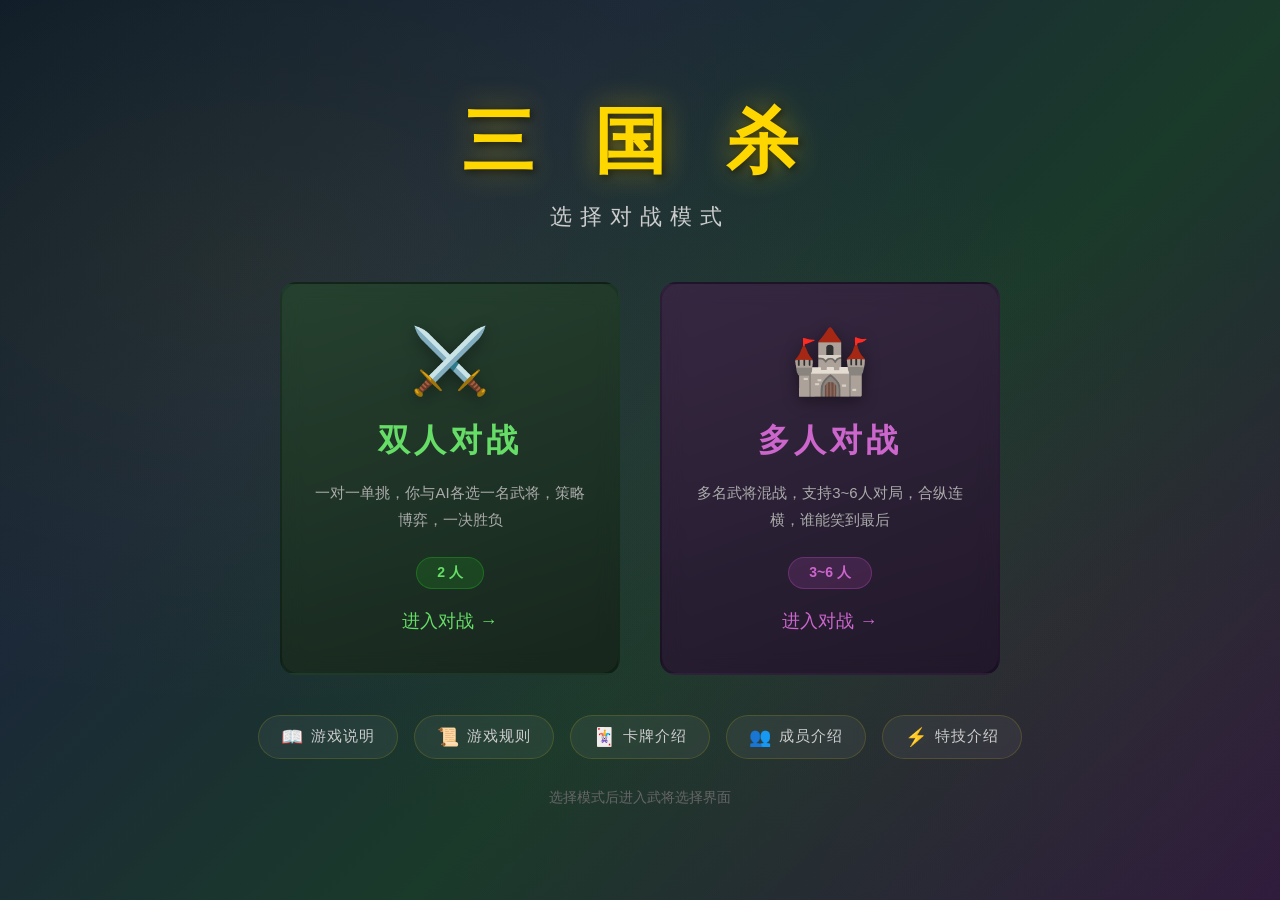
<file: index.html>
<!DOCTYPE html>
<html lang="zh-CN">
<head>
    <meta charset="UTF-8">
    <meta name="viewport" content="width=device-width, initial-scale=1.0">
    <title>三国杀 · 选择模式</title>
    <link rel="stylesheet" href="css/style.css">
    <link rel="stylesheet" href="css/home.css">
</head>
<body>
    <div id="home-screen">
        <div class="home-bg-overlay"></div>
        <div class="home-content">
            <div class="home-title-area">
                <h1 class="home-title">三 国 杀</h1>
                <p class="home-subtitle">选择对战模式</p>
            </div>

            <div class="mode-cards">
                <a href="1v1.html" class="mode-card mode-1v1">
                    <div class="mode-icon">⚔️</div>
                    <div class="mode-name">双人对战</div>
                    <div class="mode-desc">一对一单挑，你与AI各选一名武将，策略博弈，一决胜负</div>
                    <div class="mode-players">2 人</div>
                    <div class="mode-enter">进入对战 →</div>
                </a>

                <a href="multi.html" class="mode-card mode-multi">
                    <div class="mode-icon">🏰</div>
                    <div class="mode-name">多人对战</div>
                    <div class="mode-desc">多名武将混战，支持3~6人对局，合纵连横，谁能笑到最后</div>
                    <div class="mode-players">3~6 人</div>
                    <div class="mode-enter">进入对战 →</div>
                </a>
            </div>

            <div class="docs-link-bar">
                <a href="guide.html" class="docs-link-item">
                    <span class="docs-link-icon">📖</span>
                    <span class="docs-link-text">游戏说明</span>
                </a>
                <a href="guide.html#rules" class="docs-link-item">
                    <span class="docs-link-icon">📜</span>
                    <span class="docs-link-text">游戏规则</span>
                </a>
                <a href="cards.html" class="docs-link-item">
                    <span class="docs-link-icon">🃏</span>
                    <span class="docs-link-text">卡牌介绍</span>
                </a>
                <a href="heroes.html" class="docs-link-item">
                    <span class="docs-link-icon">👥</span>
                    <span class="docs-link-text">成员介绍</span>
                </a>
                <a href="skills.html" class="docs-link-item">
                    <span class="docs-link-icon">⚡</span>
                    <span class="docs-link-text">特技介绍</span>
                </a>
            </div>

            <div class="home-footer">
                <p>选择模式后进入武将选择界面</p>
            </div>
        </div>
    </div>
</body>
</html>
</file>
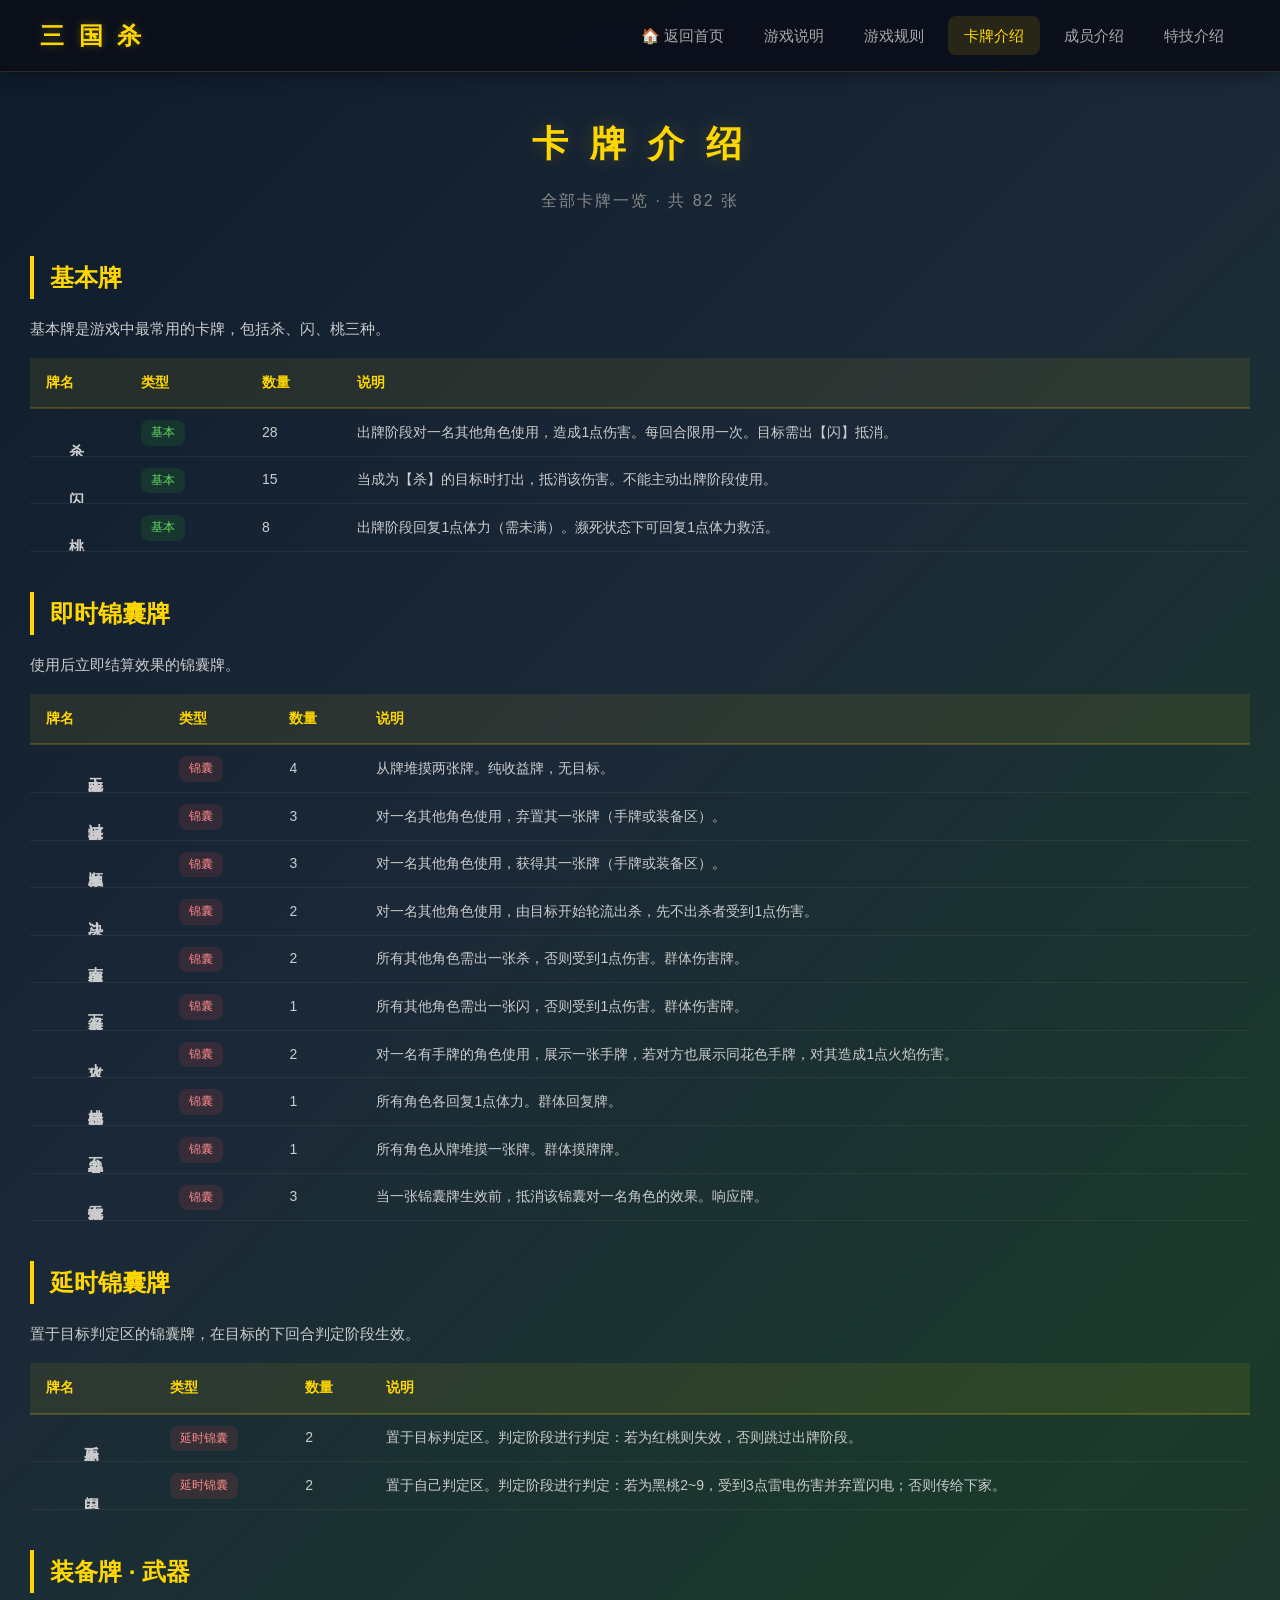
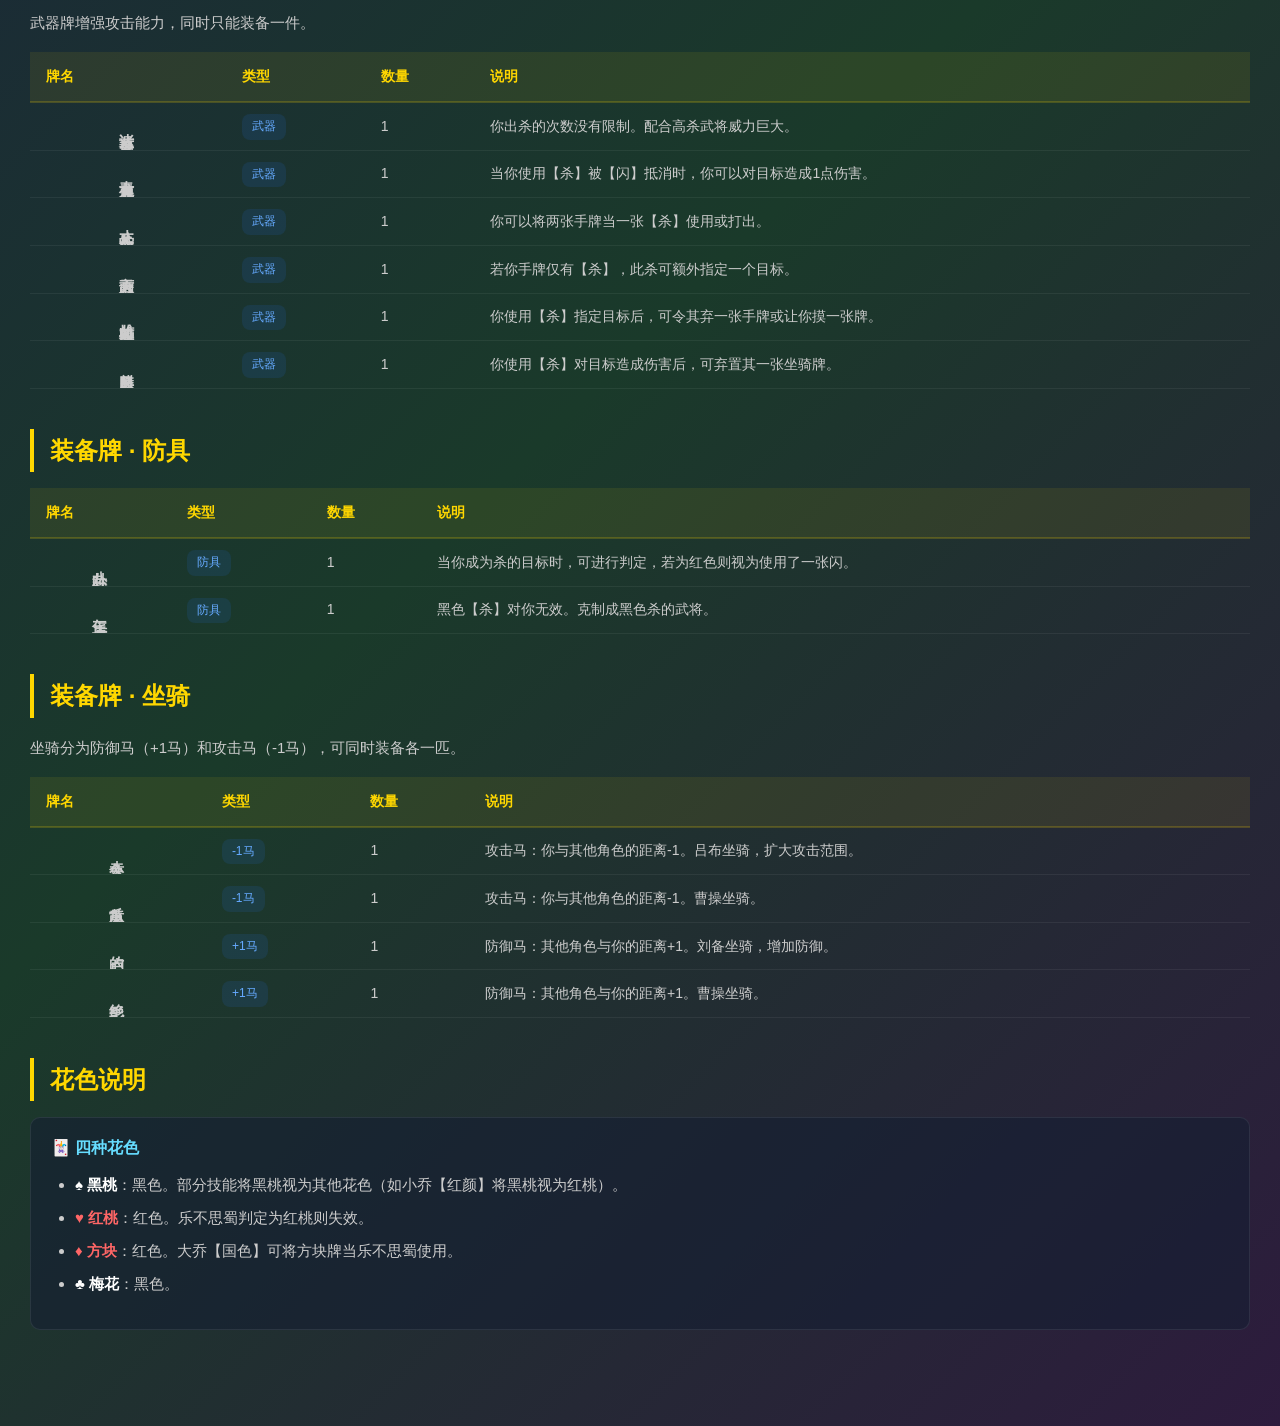
<file: cards.html>
<!DOCTYPE html>
<html lang="zh-CN">
<head>
    <meta charset="UTF-8">
    <meta name="viewport" content="width=device-width, initial-scale=1.0">
    <title>三国杀 · 卡牌介绍</title>
    <link rel="stylesheet" href="css/style.css">
    <link rel="stylesheet" href="css/docs.css">
</head>
<body>

<nav class="docs-nav">
    <a href="index.html" class="docs-nav-logo">三 国 杀</a>
    <div class="docs-nav-links">
        <a href="index.html" class="docs-nav-link">🏠 返回首页</a>
        <a href="guide.html" class="docs-nav-link">游戏说明</a>
        <a href="guide.html#rules" class="docs-nav-link">游戏规则</a>
        <a href="cards.html" class="docs-nav-link active">卡牌介绍</a>
        <a href="heroes.html" class="docs-nav-link">成员介绍</a>
        <a href="skills.html" class="docs-nav-link">特技介绍</a>
    </div>
</nav>

<div class="docs-container">
    <h1 class="docs-title">卡 牌 介 绍</h1>
    <p class="docs-subtitle">全部卡牌一览 · 共 82 张</p>

    <!-- ===== 基本牌 ===== -->
    <h2 class="section-title">基本牌</h2>
    <p class="docs-p">基本牌是游戏中最常用的卡牌，包括杀、闪、桃三种。</p>
    <table class="card-table">
        <thead>
            <tr><th>牌名</th><th>类型</th><th>数量</th><th>说明</th></tr>
        </thead>
        <tbody>
            <tr>
                <td class="card-name">杀</td>
                <td><span class="card-tag card-tag-basic">基本</span></td>
                <td>28</td>
                <td>出牌阶段对一名其他角色使用，造成1点伤害。每回合限用一次。目标需出【闪】抵消。</td>
            </tr>
            <tr>
                <td class="card-name">闪</td>
                <td><span class="card-tag card-tag-basic">基本</span></td>
                <td>15</td>
                <td>当成为【杀】的目标时打出，抵消该伤害。不能主动出牌阶段使用。</td>
            </tr>
            <tr>
                <td class="card-name">桃</td>
                <td><span class="card-tag card-tag-basic">基本</span></td>
                <td>8</td>
                <td>出牌阶段回复1点体力（需未满）。濒死状态下可回复1点体力救活。</td>
            </tr>
        </tbody>
    </table>

    <!-- ===== 锦囊牌 ===== -->
    <h2 class="section-title">即时锦囊牌</h2>
    <p class="docs-p">使用后立即结算效果的锦囊牌。</p>
    <table class="card-table">
        <thead>
            <tr><th>牌名</th><th>类型</th><th>数量</th><th>说明</th></tr>
        </thead>
        <tbody>
            <tr>
                <td class="card-name">无中生有</td>
                <td><span class="card-tag card-tag-trick">锦囊</span></td>
                <td>4</td>
                <td>从牌堆摸两张牌。纯收益牌，无目标。</td>
            </tr>
            <tr>
                <td class="card-name">过河拆桥</td>
                <td><span class="card-tag card-tag-trick">锦囊</span></td>
                <td>3</td>
                <td>对一名其他角色使用，弃置其一张牌（手牌或装备区）。</td>
            </tr>
            <tr>
                <td class="card-name">顺手牵羊</td>
                <td><span class="card-tag card-tag-trick">锦囊</span></td>
                <td>3</td>
                <td>对一名其他角色使用，获得其一张牌（手牌或装备区）。</td>
            </tr>
            <tr>
                <td class="card-name">决斗</td>
                <td><span class="card-tag card-tag-trick">锦囊</span></td>
                <td>2</td>
                <td>对一名其他角色使用，由目标开始轮流出杀，先不出杀者受到1点伤害。</td>
            </tr>
            <tr>
                <td class="card-name">南蛮入侵</td>
                <td><span class="card-tag card-tag-trick">锦囊</span></td>
                <td>2</td>
                <td>所有其他角色需出一张杀，否则受到1点伤害。群体伤害牌。</td>
            </tr>
            <tr>
                <td class="card-name">万箭齐发</td>
                <td><span class="card-tag card-tag-trick">锦囊</span></td>
                <td>1</td>
                <td>所有其他角色需出一张闪，否则受到1点伤害。群体伤害牌。</td>
            </tr>
            <tr>
                <td class="card-name">火攻</td>
                <td><span class="card-tag card-tag-trick">锦囊</span></td>
                <td>2</td>
                <td>对一名有手牌的角色使用，展示一张手牌，若对方也展示同花色手牌，对其造成1点火焰伤害。</td>
            </tr>
            <tr>
                <td class="card-name">桃园结义</td>
                <td><span class="card-tag card-tag-trick">锦囊</span></td>
                <td>1</td>
                <td>所有角色各回复1点体力。群体回复牌。</td>
            </tr>
            <tr>
                <td class="card-name">五谷丰登</td>
                <td><span class="card-tag card-tag-trick">锦囊</span></td>
                <td>1</td>
                <td>所有角色从牌堆摸一张牌。群体摸牌牌。</td>
            </tr>
            <tr>
                <td class="card-name">无懈可击</td>
                <td><span class="card-tag card-tag-trick">锦囊</span></td>
                <td>3</td>
                <td>当一张锦囊牌生效前，抵消该锦囊对一名角色的效果。响应牌。</td>
            </tr>
        </tbody>
    </table>

    <!-- ===== 延时锦囊 ===== -->
    <h2 class="section-title">延时锦囊牌</h2>
    <p class="docs-p">置于目标判定区的锦囊牌，在目标的下回合判定阶段生效。</p>
    <table class="card-table">
        <thead>
            <tr><th>牌名</th><th>类型</th><th>数量</th><th>说明</th></tr>
        </thead>
        <tbody>
            <tr>
                <td class="card-name">乐不思蜀</td>
                <td><span class="card-tag card-tag-trick">延时锦囊</span></td>
                <td>2</td>
                <td>置于目标判定区。判定阶段进行判定：若为红桃则失效，否则跳过出牌阶段。</td>
            </tr>
            <tr>
                <td class="card-name">闪电</td>
                <td><span class="card-tag card-tag-trick">延时锦囊</span></td>
                <td>2</td>
                <td>置于自己判定区。判定阶段进行判定：若为黑桃2~9，受到3点雷电伤害并弃置闪电；否则传给下家。</td>
            </tr>
        </tbody>
    </table>

    <!-- ===== 装备牌 ===== -->
    <h2 class="section-title">装备牌 · 武器</h2>
    <p class="docs-p">武器牌增强攻击能力，同时只能装备一件。</p>
    <table class="card-table">
        <thead>
            <tr><th>牌名</th><th>类型</th><th>数量</th><th>说明</th></tr>
        </thead>
        <tbody>
            <tr>
                <td class="card-name">诸葛连弩</td>
                <td><span class="card-tag card-tag-equip">武器</span></td>
                <td>1</td>
                <td>你出杀的次数没有限制。配合高杀武将威力巨大。</td>
            </tr>
            <tr>
                <td class="card-name">青龙偃月刀</td>
                <td><span class="card-tag card-tag-equip">武器</span></td>
                <td>1</td>
                <td>当你使用【杀】被【闪】抵消时，你可以对目标造成1点伤害。</td>
            </tr>
            <tr>
                <td class="card-name">丈八蛇矛</td>
                <td><span class="card-tag card-tag-equip">武器</span></td>
                <td>1</td>
                <td>你可以将两张手牌当一张【杀】使用或打出。</td>
            </tr>
            <tr>
                <td class="card-name">方天画戟</td>
                <td><span class="card-tag card-tag-equip">武器</span></td>
                <td>1</td>
                <td>若你手牌仅有【杀】，此杀可额外指定一个目标。</td>
            </tr>
            <tr>
                <td class="card-name">雌雄双股剑</td>
                <td><span class="card-tag card-tag-equip">武器</span></td>
                <td>1</td>
                <td>你使用【杀】指定目标后，可令其弃一张手牌或让你摸一张牌。</td>
            </tr>
            <tr>
                <td class="card-name">麒麟弓</td>
                <td><span class="card-tag card-tag-equip">武器</span></td>
                <td>1</td>
                <td>你使用【杀】对目标造成伤害后，可弃置其一张坐骑牌。</td>
            </tr>
        </tbody>
    </table>

    <h2 class="section-title">装备牌 · 防具</h2>
    <table class="card-table">
        <thead>
            <tr><th>牌名</th><th>类型</th><th>数量</th><th>说明</th></tr>
        </thead>
        <tbody>
            <tr>
                <td class="card-name">八卦阵</td>
                <td><span class="card-tag card-tag-equip">防具</span></td>
                <td>1</td>
                <td>当你成为杀的目标时，可进行判定，若为红色则视为使用了一张闪。</td>
            </tr>
            <tr>
                <td class="card-name">仁王盾</td>
                <td><span class="card-tag card-tag-equip">防具</span></td>
                <td>1</td>
                <td>黑色【杀】对你无效。克制成黑色杀的武将。</td>
            </tr>
        </tbody>
    </table>

    <h2 class="section-title">装备牌 · 坐骑</h2>
    <p class="docs-p">坐骑分为防御马（+1马）和攻击马（-1马），可同时装备各一匹。</p>
    <table class="card-table">
        <thead>
            <tr><th>牌名</th><th>类型</th><th>数量</th><th>说明</th></tr>
        </thead>
        <tbody>
            <tr>
                <td class="card-name">赤兔</td>
                <td><span class="card-tag card-tag-equip">-1马</span></td>
                <td>1</td>
                <td>攻击马：你与其他角色的距离-1。吕布坐骑，扩大攻击范围。</td>
            </tr>
            <tr>
                <td class="card-name">爪黄飞电</td>
                <td><span class="card-tag card-tag-equip">-1马</span></td>
                <td>1</td>
                <td>攻击马：你与其他角色的距离-1。曹操坐骑。</td>
            </tr>
            <tr>
                <td class="card-name">的卢</td>
                <td><span class="card-tag card-tag-equip">+1马</span></td>
                <td>1</td>
                <td>防御马：其他角色与你的距离+1。刘备坐骑，增加防御。</td>
            </tr>
            <tr>
                <td class="card-name">绝影</td>
                <td><span class="card-tag card-tag-equip">+1马</span></td>
                <td>1</td>
                <td>防御马：其他角色与你的距离+1。曹操坐骑。</td>
            </tr>
        </tbody>
    </table>

    <!-- ===== 花色说明 ===== -->
    <h2 class="section-title">花色说明</h2>
    <div class="info-box">
        <div class="info-box-title">🃏 四种花色</div>
        <ul class="docs-ul">
            <li><b style="color:#fff">♠ 黑桃</b>：黑色。部分技能将黑桃视为其他花色（如小乔【红颜】将黑桃视为红桃）。</li>
            <li><b style="color:#ff6666">♥ 红桃</b>：红色。乐不思蜀判定为红桃则失效。</li>
            <li><b style="color:#ff6666">♦ 方块</b>：红色。大乔【国色】可将方块牌当乐不思蜀使用。</li>
            <li><b style="color:#fff">♣ 梅花</b>：黑色。</li>
        </ul>
    </div>

</div>

</body>
</html>
</file>
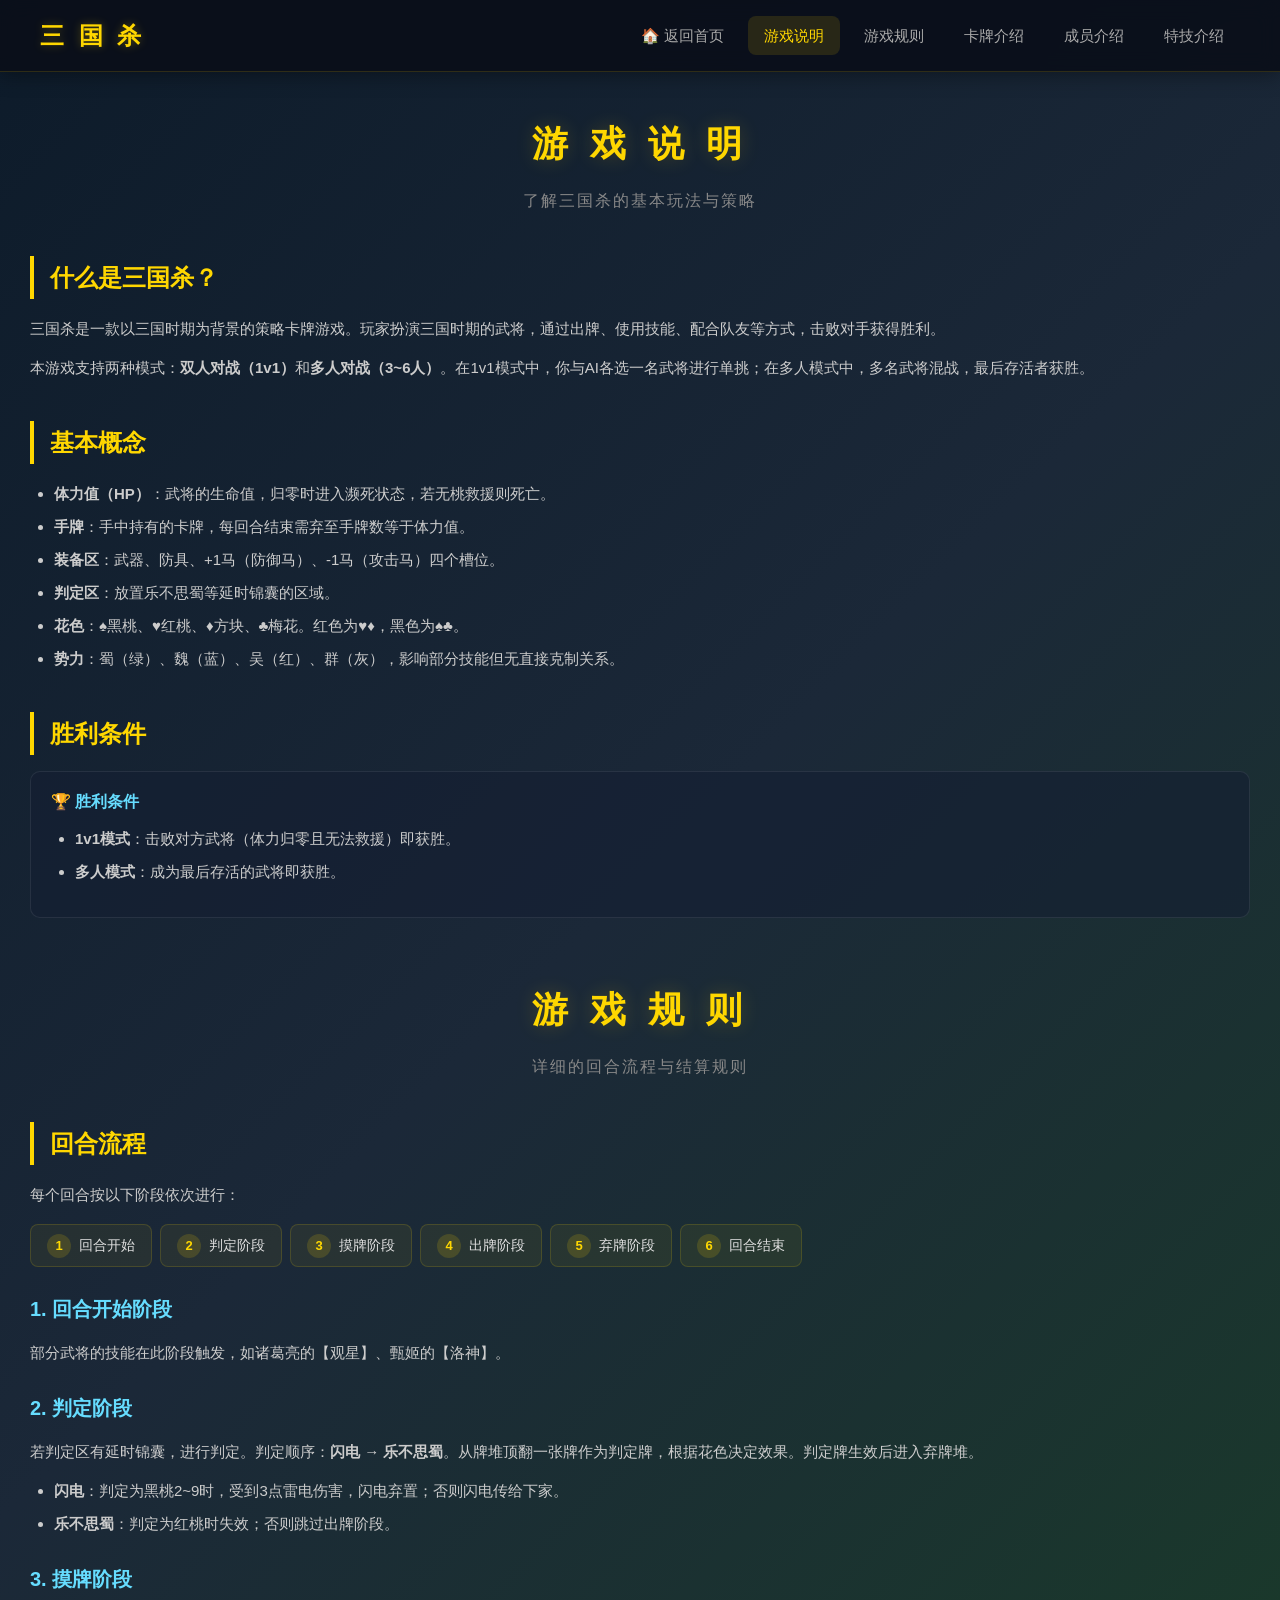
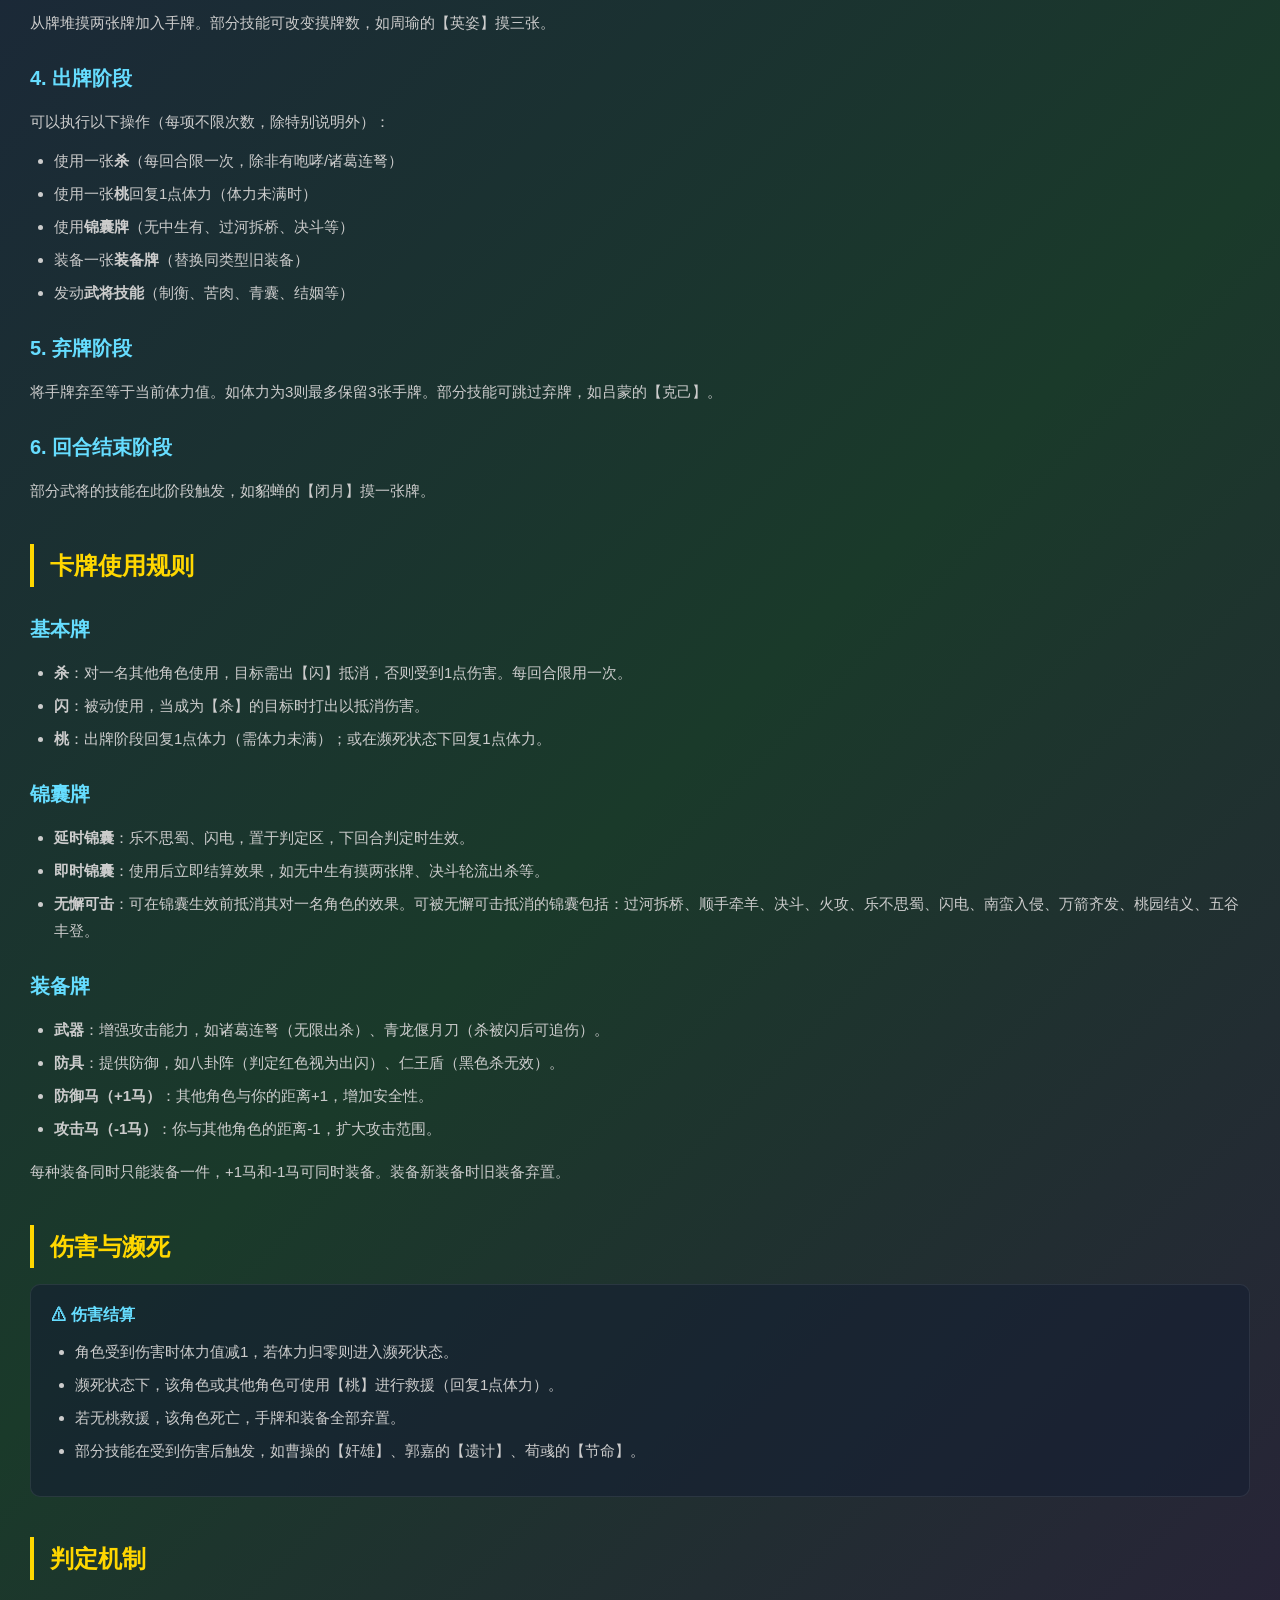
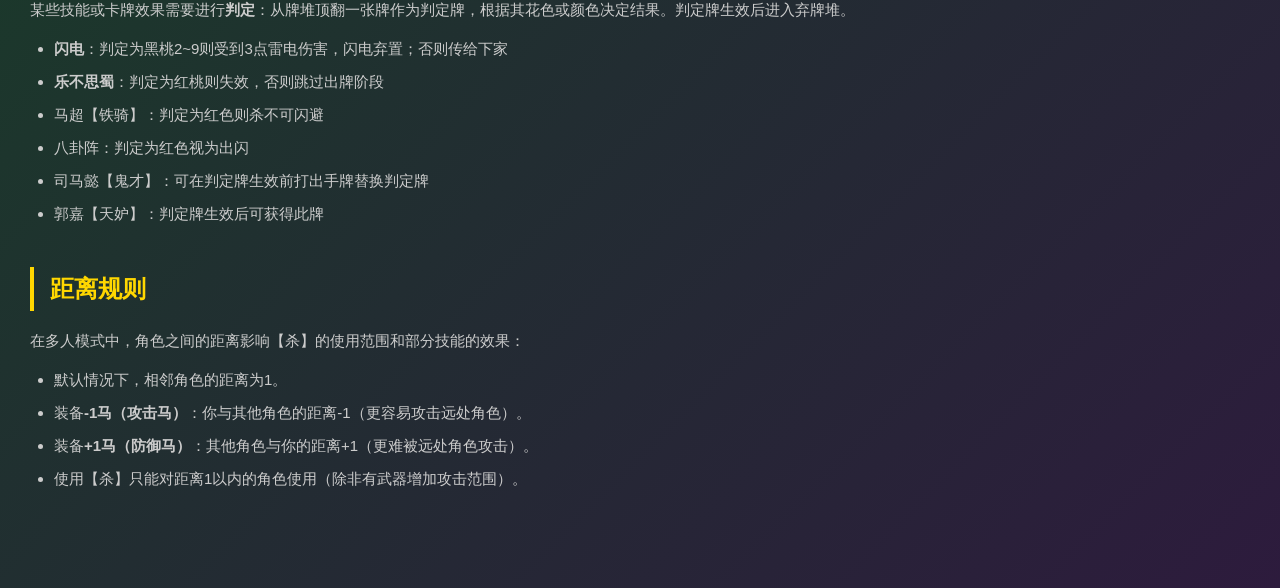
<file: guide.html>
<!DOCTYPE html>
<html lang="zh-CN">
<head>
    <meta charset="UTF-8">
    <meta name="viewport" content="width=device-width, initial-scale=1.0">
    <title>三国杀 · 游戏说明 & 规则</title>
    <link rel="stylesheet" href="css/style.css">
    <link rel="stylesheet" href="css/docs.css">
</head>
<body>

<nav class="docs-nav">
    <a href="index.html" class="docs-nav-logo">三 国 杀</a>
    <div class="docs-nav-links">
        <a href="index.html" class="docs-nav-link">🏠 返回首页</a>
        <a href="guide.html" class="docs-nav-link active">游戏说明</a>
        <a href="guide.html#rules" class="docs-nav-link">游戏规则</a>
        <a href="cards.html" class="docs-nav-link">卡牌介绍</a>
        <a href="heroes.html" class="docs-nav-link">成员介绍</a>
        <a href="skills.html" class="docs-nav-link">特技介绍</a>
    </div>
</nav>

<div class="docs-container">
    <h1 class="docs-title">游 戏 说 明</h1>
    <p class="docs-subtitle">了解三国杀的基本玩法与策略</p>

    <!-- ===== 游戏说明 ===== -->
    <h2 class="section-title">什么是三国杀？</h2>
    <p class="docs-p">三国杀是一款以三国时期为背景的策略卡牌游戏。玩家扮演三国时期的武将，通过出牌、使用技能、配合队友等方式，击败对手获得胜利。</p>
    <p class="docs-p">本游戏支持两种模式：<b>双人对战（1v1）</b>和<b>多人对战（3~6人）</b>。在1v1模式中，你与AI各选一名武将进行单挑；在多人模式中，多名武将混战，最后存活者获胜。</p>

    <h2 class="section-title">基本概念</h2>
    <ul class="docs-ul">
        <li><b>体力值（HP）</b>：武将的生命值，归零时进入濒死状态，若无桃救援则死亡。</li>
        <li><b>手牌</b>：手中持有的卡牌，每回合结束需弃至手牌数等于体力值。</li>
        <li><b>装备区</b>：武器、防具、+1马（防御马）、-1马（攻击马）四个槽位。</li>
        <li><b>判定区</b>：放置乐不思蜀等延时锦囊的区域。</li>
        <li><b>花色</b>：♠黑桃、♥红桃、♦方块、♣梅花。红色为♥♦，黑色为♠♣。</li>
        <li><b>势力</b>：蜀（绿）、魏（蓝）、吴（红）、群（灰），影响部分技能但无直接克制关系。</li>
    </ul>

    <h2 class="section-title">胜利条件</h2>
    <div class="info-box">
        <div class="info-box-title">🏆 胜利条件</div>
        <ul class="docs-ul">
            <li><b>1v1模式</b>：击败对方武将（体力归零且无法救援）即获胜。</li>
            <li><b>多人模式</b>：成为最后存活的武将即获胜。</li>
        </ul>
    </div>

    <!-- ===== 游戏规则 ===== -->
    <h1 class="docs-title" id="rules" style="margin-top:60px">游 戏 规 则</h1>
    <p class="docs-subtitle">详细的回合流程与结算规则</p>

    <h2 class="section-title">回合流程</h2>
    <p class="docs-p">每个回合按以下阶段依次进行：</p>
    <div class="phase-flow">
        <div class="phase-step"><span class="phase-num">1</span>回合开始</div>
        <div class="phase-step"><span class="phase-num">2</span>判定阶段</div>
        <div class="phase-step"><span class="phase-num">3</span>摸牌阶段</div>
        <div class="phase-step"><span class="phase-num">4</span>出牌阶段</div>
        <div class="phase-step"><span class="phase-num">5</span>弃牌阶段</div>
        <div class="phase-step"><span class="phase-num">6</span>回合结束</div>
    </div>

    <h3 class="subsection-title">1. 回合开始阶段</h3>
    <p class="docs-p">部分武将的技能在此阶段触发，如诸葛亮的【观星】、甄姬的【洛神】。</p>

    <h3 class="subsection-title">2. 判定阶段</h3>
    <p class="docs-p">若判定区有延时锦囊，进行判定。判定顺序：<b>闪电 → 乐不思蜀</b>。从牌堆顶翻一张牌作为判定牌，根据花色决定效果。判定牌生效后进入弃牌堆。</p>
    <ul class="docs-ul">
        <li><b>闪电</b>：判定为黑桃2~9时，受到3点雷电伤害，闪电弃置；否则闪电传给下家。</li>
        <li><b>乐不思蜀</b>：判定为红桃时失效；否则跳过出牌阶段。</li>
    </ul>

    <h3 class="subsection-title">3. 摸牌阶段</h3>
    <p class="docs-p">从牌堆摸两张牌加入手牌。部分技能可改变摸牌数，如周瑜的【英姿】摸三张。</p>

    <h3 class="subsection-title">4. 出牌阶段</h3>
    <p class="docs-p">可以执行以下操作（每项不限次数，除特别说明外）：</p>
    <ul class="docs-ul">
        <li>使用一张<b>杀</b>（每回合限一次，除非有咆哮/诸葛连弩）</li>
        <li>使用一张<b>桃</b>回复1点体力（体力未满时）</li>
        <li>使用<b>锦囊牌</b>（无中生有、过河拆桥、决斗等）</li>
        <li>装备一张<b>装备牌</b>（替换同类型旧装备）</li>
        <li>发动<b>武将技能</b>（制衡、苦肉、青囊、结姻等）</li>
    </ul>

    <h3 class="subsection-title">5. 弃牌阶段</h3>
    <p class="docs-p">将手牌弃至等于当前体力值。如体力为3则最多保留3张手牌。部分技能可跳过弃牌，如吕蒙的【克己】。</p>

    <h3 class="subsection-title">6. 回合结束阶段</h3>
    <p class="docs-p">部分武将的技能在此阶段触发，如貂蝉的【闭月】摸一张牌。</p>

    <h2 class="section-title">卡牌使用规则</h2>

    <h3 class="subsection-title">基本牌</h3>
    <ul class="docs-ul">
        <li><b>杀</b>：对一名其他角色使用，目标需出【闪】抵消，否则受到1点伤害。每回合限用一次。</li>
        <li><b>闪</b>：被动使用，当成为【杀】的目标时打出以抵消伤害。</li>
        <li><b>桃</b>：出牌阶段回复1点体力（需体力未满）；或在濒死状态下回复1点体力。</li>
    </ul>

    <h3 class="subsection-title">锦囊牌</h3>
    <ul class="docs-ul">
        <li><b>延时锦囊</b>：乐不思蜀、闪电，置于判定区，下回合判定时生效。</li>
        <li><b>即时锦囊</b>：使用后立即结算效果，如无中生有摸两张牌、决斗轮流出杀等。</li>
        <li><b>无懈可击</b>：可在锦囊生效前抵消其对一名角色的效果。可被无懈可击抵消的锦囊包括：过河拆桥、顺手牵羊、决斗、火攻、乐不思蜀、闪电、南蛮入侵、万箭齐发、桃园结义、五谷丰登。</li>
    </ul>

    <h3 class="subsection-title">装备牌</h3>
    <ul class="docs-ul">
        <li><b>武器</b>：增强攻击能力，如诸葛连弩（无限出杀）、青龙偃月刀（杀被闪后可追伤）。</li>
        <li><b>防具</b>：提供防御，如八卦阵（判定红色视为出闪）、仁王盾（黑色杀无效）。</li>
        <li><b>防御马（+1马）</b>：其他角色与你的距离+1，增加安全性。</li>
        <li><b>攻击马（-1马）</b>：你与其他角色的距离-1，扩大攻击范围。</li>
    </ul>
    <p class="docs-p">每种装备同时只能装备一件，+1马和-1马可同时装备。装备新装备时旧装备弃置。</p>

    <h2 class="section-title">伤害与濒死</h2>
    <div class="info-box">
        <div class="info-box-title">⚠ 伤害结算</div>
        <ul class="docs-ul">
            <li>角色受到伤害时体力值减1，若体力归零则进入濒死状态。</li>
            <li>濒死状态下，该角色或其他角色可使用【桃】进行救援（回复1点体力）。</li>
            <li>若无桃救援，该角色死亡，手牌和装备全部弃置。</li>
            <li>部分技能在受到伤害后触发，如曹操的【奸雄】、郭嘉的【遗计】、荀彧的【节命】。</li>
        </ul>
    </div>

    <h2 class="section-title">判定机制</h2>
    <p class="docs-p">某些技能或卡牌效果需要进行<b>判定</b>：从牌堆顶翻一张牌作为判定牌，根据其花色或颜色决定结果。判定牌生效后进入弃牌堆。</p>
    <ul class="docs-ul">
        <li><b>闪电</b>：判定为黑桃2~9则受到3点雷电伤害，闪电弃置；否则传给下家</li>
        <li><b>乐不思蜀</b>：判定为红桃则失效，否则跳过出牌阶段</li>
        <li>马超【铁骑】：判定为红色则杀不可闪避</li>
        <li>八卦阵：判定为红色视为出闪</li>
        <li>司马懿【鬼才】：可在判定牌生效前打出手牌替换判定牌</li>
        <li>郭嘉【天妒】：判定牌生效后可获得此牌</li>
    </ul>

    <h2 class="section-title">距离规则</h2>
    <p class="docs-p">在多人模式中，角色之间的距离影响【杀】的使用范围和部分技能的效果：</p>
    <ul class="docs-ul">
        <li>默认情况下，相邻角色的距离为1。</li>
        <li>装备<b>-1马（攻击马）</b>：你与其他角色的距离-1（更容易攻击远处角色）。</li>
        <li>装备<b>+1马（防御马）</b>：其他角色与你的距离+1（更难被远处角色攻击）。</li>
        <li>使用【杀】只能对距离1以内的角色使用（除非有武器增加攻击范围）。</li>
    </ul>

</div>

</body>
</html>
</file>
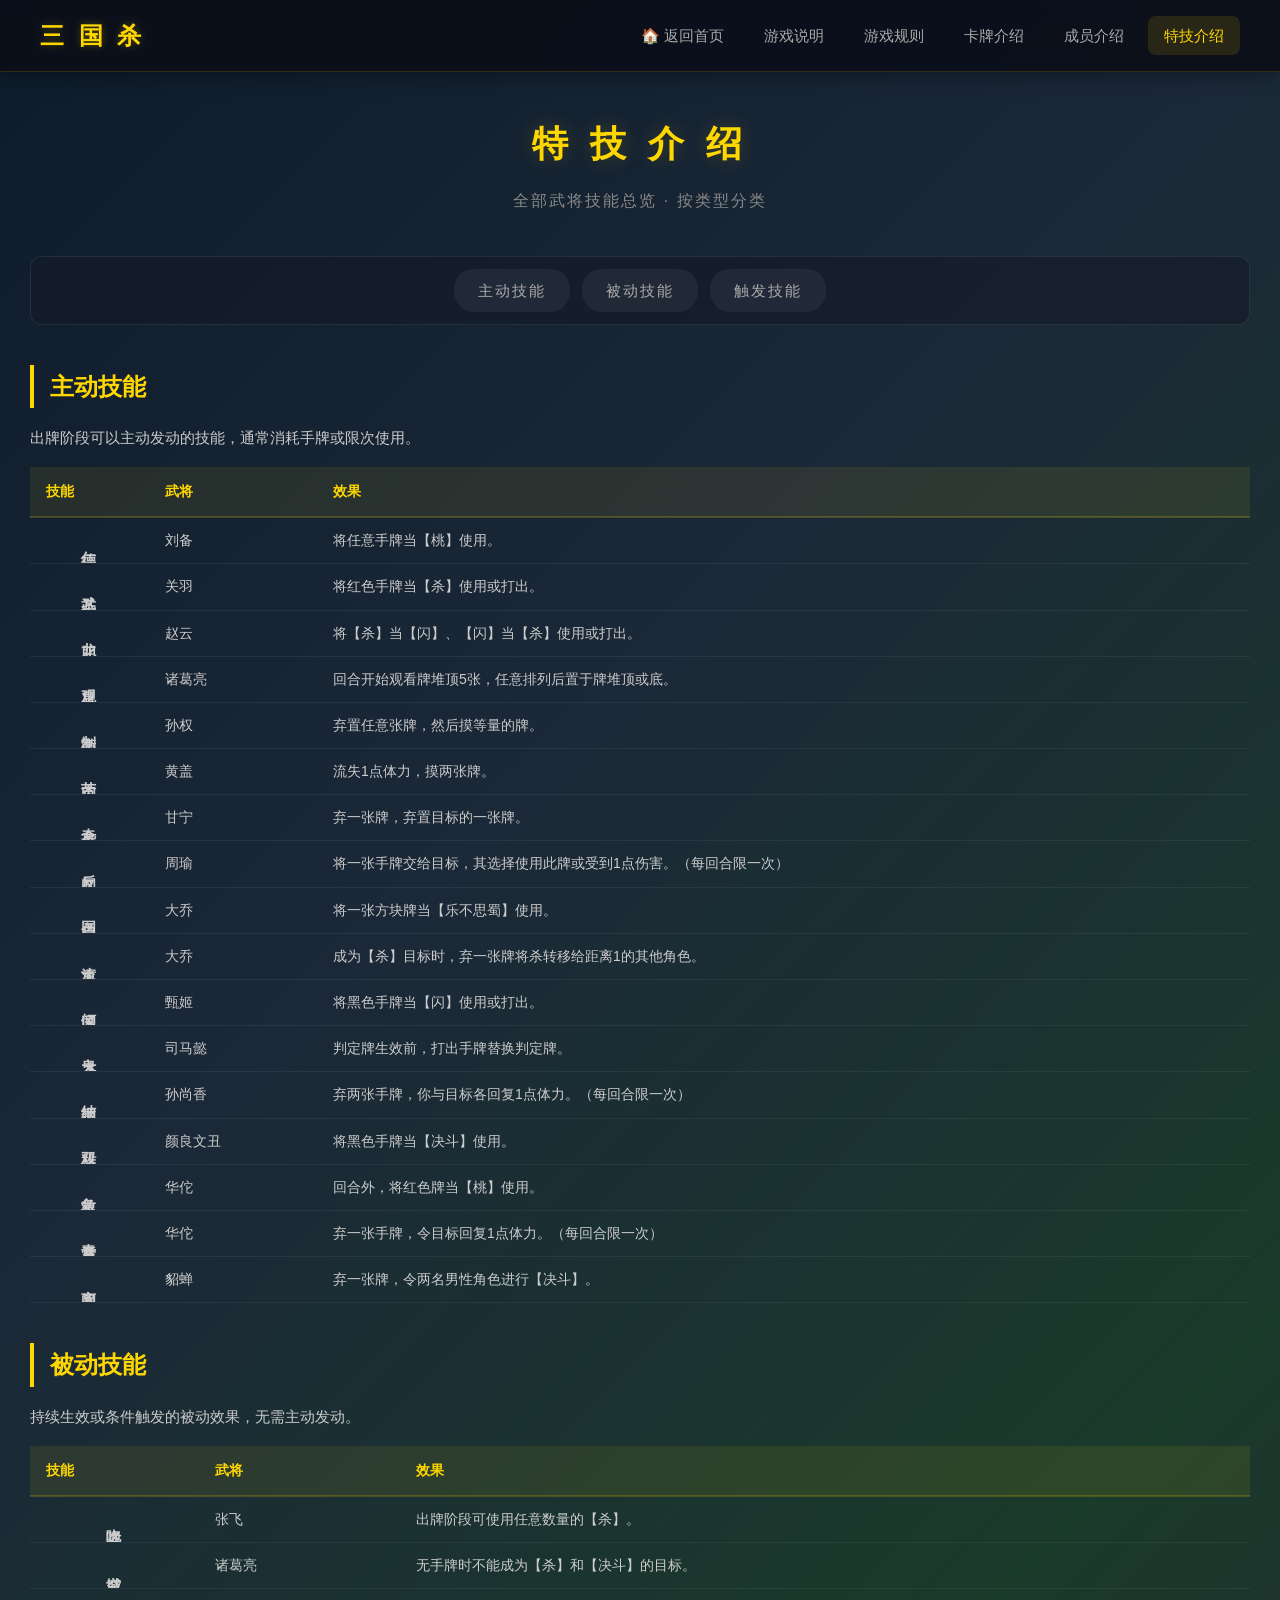
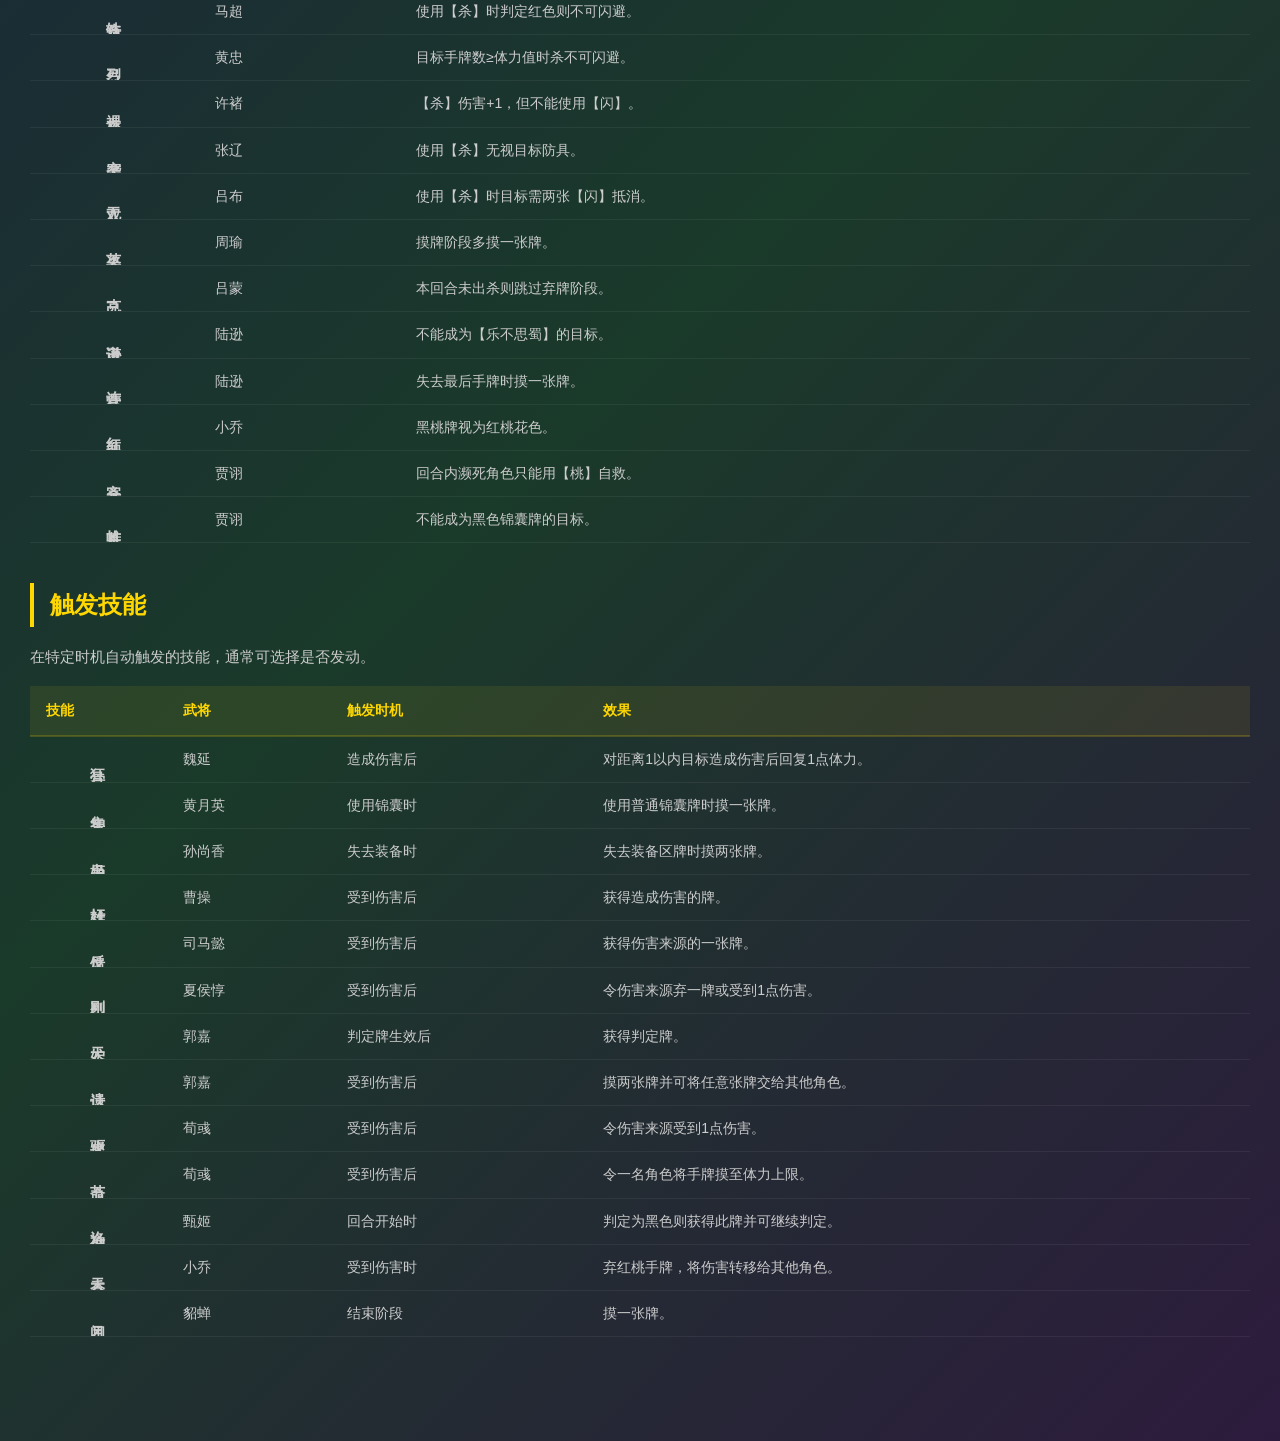
<file: skills.html>
<!DOCTYPE html>
<html lang="zh-CN">
<head>
    <meta charset="UTF-8">
    <meta name="viewport" content="width=device-width, initial-scale=1.0">
    <title>三国杀 · 特技介绍</title>
    <link rel="stylesheet" href="css/style.css">
    <link rel="stylesheet" href="css/docs.css">
</head>
<body>

<nav class="docs-nav">
    <a href="index.html" class="docs-nav-logo">三 国 杀</a>
    <div class="docs-nav-links">
        <a href="index.html" class="docs-nav-link">🏠 返回首页</a>
        <a href="guide.html" class="docs-nav-link">游戏说明</a>
        <a href="guide.html#rules" class="docs-nav-link">游戏规则</a>
        <a href="cards.html" class="docs-nav-link">卡牌介绍</a>
        <a href="heroes.html" class="docs-nav-link">成员介绍</a>
        <a href="skills.html" class="docs-nav-link active">特技介绍</a>
    </div>
</nav>

<div class="docs-container">
    <h1 class="docs-title">特 技 介 绍</h1>
    <p class="docs-subtitle">全部武将技能总览 · 按类型分类</p>

    <nav class="skill-subnav">
        <a href="#skill-active" class="skill-subnav-link">主动技能</a>
        <a href="#skill-passive" class="skill-subnav-link">被动技能</a>
        <a href="#skill-triggered" class="skill-subnav-link">触发技能</a>
    </nav>

    <h2 class="section-title" id="skill-active">主动技能</h2>
    <p class="docs-p">出牌阶段可以主动发动的技能，通常消耗手牌或限次使用。</p>
    <table class="card-table">
        <thead>
            <tr><th>技能</th><th>武将</th><th>效果</th></tr>
        </thead>
        <tbody>
            <tr><td class="card-name">仁德</td><td>刘备</td><td>将任意手牌当【桃】使用。</td></tr>
            <tr><td class="card-name">武圣</td><td>关羽</td><td>将红色手牌当【杀】使用或打出。</td></tr>
            <tr><td class="card-name">龙胆</td><td>赵云</td><td>将【杀】当【闪】、【闪】当【杀】使用或打出。</td></tr>
            <tr><td class="card-name">观星</td><td>诸葛亮</td><td>回合开始观看牌堆顶5张，任意排列后置于牌堆顶或底。</td></tr>
            <tr><td class="card-name">制衡</td><td>孙权</td><td>弃置任意张牌，然后摸等量的牌。</td></tr>
            <tr><td class="card-name">苦肉</td><td>黄盖</td><td>流失1点体力，摸两张牌。</td></tr>
            <tr><td class="card-name">奇袭</td><td>甘宁</td><td>弃一张牌，弃置目标的一张牌。</td></tr>
            <tr><td class="card-name">反间</td><td>周瑜</td><td>将一张手牌交给目标，其选择使用此牌或受到1点伤害。（每回合限一次）</td></tr>
            <tr><td class="card-name">国色</td><td>大乔</td><td>将一张方块牌当【乐不思蜀】使用。</td></tr>
            <tr><td class="card-name">流离</td><td>大乔</td><td>成为【杀】目标时，弃一张牌将杀转移给距离1的其他角色。</td></tr>
            <tr><td class="card-name">倾国</td><td>甄姬</td><td>将黑色手牌当【闪】使用或打出。</td></tr>
            <tr><td class="card-name">鬼才</td><td>司马懿</td><td>判定牌生效前，打出手牌替换判定牌。</td></tr>
            <tr><td class="card-name">结姻</td><td>孙尚香</td><td>弃两张手牌，你与目标各回复1点体力。（每回合限一次）</td></tr>
            <tr><td class="card-name">双雄</td><td>颜良文丑</td><td>将黑色手牌当【决斗】使用。</td></tr>
            <tr><td class="card-name">急救</td><td>华佗</td><td>回合外，将红色牌当【桃】使用。</td></tr>
            <tr><td class="card-name">青囊</td><td>华佗</td><td>弃一张手牌，令目标回复1点体力。（每回合限一次）</td></tr>
            <tr><td class="card-name">离间</td><td>貂蝉</td><td>弃一张牌，令两名男性角色进行【决斗】。</td></tr>
        </tbody>
    </table>

    <h2 class="section-title" id="skill-passive">被动技能</h2>
    <p class="docs-p">持续生效或条件触发的被动效果，无需主动发动。</p>
    <table class="card-table">
        <thead>
            <tr><th>技能</th><th>武将</th><th>效果</th></tr>
        </thead>
        <tbody>
            <tr><td class="card-name">咆哮</td><td>张飞</td><td>出牌阶段可使用任意数量的【杀】。</td></tr>
            <tr><td class="card-name">空城</td><td>诸葛亮</td><td>无手牌时不能成为【杀】和【决斗】的目标。</td></tr>
            <tr><td class="card-name">铁骑</td><td>马超</td><td>使用【杀】时判定红色则不可闪避。</td></tr>
            <tr><td class="card-name">烈弓</td><td>黄忠</td><td>目标手牌数≥体力值时杀不可闪避。</td></tr>
            <tr><td class="card-name">裸衣</td><td>许褚</td><td>【杀】伤害+1，但不能使用【闪】。</td></tr>
            <tr><td class="card-name">突袭</td><td>张辽</td><td>使用【杀】无视目标防具。</td></tr>
            <tr><td class="card-name">无双</td><td>吕布</td><td>使用【杀】时目标需两张【闪】抵消。</td></tr>
            <tr><td class="card-name">英姿</td><td>周瑜</td><td>摸牌阶段多摸一张牌。</td></tr>
            <tr><td class="card-name">克己</td><td>吕蒙</td><td>本回合未出杀则跳过弃牌阶段。</td></tr>
            <tr><td class="card-name">谦逊</td><td>陆逊</td><td>不能成为【乐不思蜀】的目标。</td></tr>
            <tr><td class="card-name">连营</td><td>陆逊</td><td>失去最后手牌时摸一张牌。</td></tr>
            <tr><td class="card-name">红颜</td><td>小乔</td><td>黑桃牌视为红桃花色。</td></tr>
            <tr><td class="card-name">完杀</td><td>贾诩</td><td>回合内濒死角色只能用【桃】自救。</td></tr>
            <tr><td class="card-name">帷幕</td><td>贾诩</td><td>不能成为黑色锦囊牌的目标。</td></tr>
        </tbody>
    </table>

    <h2 class="section-title" id="skill-triggered">触发技能</h2>
    <p class="docs-p">在特定时机自动触发的技能，通常可选择是否发动。</p>
    <table class="card-table">
        <thead>
            <tr><th>技能</th><th>武将</th><th>触发时机</th><th>效果</th></tr>
        </thead>
        <tbody>
            <tr><td class="card-name">狂骨</td><td>魏延</td><td>造成伤害后</td><td>对距离1以内目标造成伤害后回复1点体力。</td></tr>
            <tr><td class="card-name">集智</td><td>黄月英</td><td>使用锦囊时</td><td>使用普通锦囊牌时摸一张牌。</td></tr>
            <tr><td class="card-name">枭姬</td><td>孙尚香</td><td>失去装备时</td><td>失去装备区牌时摸两张牌。</td></tr>
            <tr><td class="card-name">奸雄</td><td>曹操</td><td>受到伤害后</td><td>获得造成伤害的牌。</td></tr>
            <tr><td class="card-name">反馈</td><td>司马懿</td><td>受到伤害后</td><td>获得伤害来源的一张牌。</td></tr>
            <tr><td class="card-name">刚烈</td><td>夏侯惇</td><td>受到伤害后</td><td>令伤害来源弃一牌或受到1点伤害。</td></tr>
            <tr><td class="card-name">天妒</td><td>郭嘉</td><td>判定牌生效后</td><td>获得判定牌。</td></tr>
            <tr><td class="card-name">遗计</td><td>郭嘉</td><td>受到伤害后</td><td>摸两张牌并可将任意张牌交给其他角色。</td></tr>
            <tr><td class="card-name">驱虎</td><td>荀彧</td><td>受到伤害后</td><td>令伤害来源受到1点伤害。</td></tr>
            <tr><td class="card-name">节命</td><td>荀彧</td><td>受到伤害后</td><td>令一名角色将手牌摸至体力上限。</td></tr>
            <tr><td class="card-name">洛神</td><td>甄姬</td><td>回合开始时</td><td>判定为黑色则获得此牌并可继续判定。</td></tr>
            <tr><td class="card-name">天香</td><td>小乔</td><td>受到伤害时</td><td>弃红桃手牌，将伤害转移给其他角色。</td></tr>
            <tr><td class="card-name">闭月</td><td>貂蝉</td><td>结束阶段</td><td>摸一张牌。</td></tr>
        </tbody>
    </table>

</div>

</body>
</html>
</file>
<file: css/style.css>
/* ===== 全局样式 ===== */
* {
    margin: 0;
    padding: 0;
    box-sizing: border-box;
}

body {
    font-family: "Microsoft YaHei", "SimHei", sans-serif;
    background: #1a1a2e;
    color: #e0e0e0;
    overflow: hidden;
    user-select: none;
    height: 100vh;
}

/* 视频背景 */
#bg-video {
    position: fixed;
    top: 0;
    left: 0;
    width: 100%;
    height: 100%;
    object-fit: cover;
    z-index: -1;
}

/* 移动端适配 */
@media screen and (max-width: 768px) {
    #bg-video {
        object-fit: cover;
        width: 100vw;
        height: 100vh;
        min-width: 100%;
        min-height: 100%;
    }
    
    #game-screen {
        min-height: 100vh;
        min-height: -webkit-fill-available;
        overflow-y: auto;
        -webkit-overflow-scrolling: touch;
    }
}

/* ===== 屏幕切换 ===== */
.screen {
    display: none;
    width: 100%;
    height: 100%;
}

.screen.active {
    display: flex;
}

/* ===== 武将选择界面 ===== */
#select-screen {
    flex-direction: column;
    align-items: center;
    background: linear-gradient(135deg, #1a1a2e 0%, #16213e 50%, #0f3460 100%);
    overflow-y: auto;
    padding: 20px;
}

.select-header {
    text-align: center;
    margin: 20px 0;
}

.select-header h1 {
    font-size: 56px;
    color: #ffd700;
    text-shadow: 0 0 20px rgba(255, 215, 0, 0.5), 2px 2px 4px rgba(0,0,0,0.8);
    letter-spacing: 12px;
    font-weight: bold;
}

.subtitle {
    color: #ccc;
    font-size: 18px;
    margin-top: 8px;
    letter-spacing: 4px;
}

.select-info {
    color: #ffd700;
    font-size: 20px;
    margin: 15px 0;
    letter-spacing: 2px;
}

.hero-list {
    display: flex;
    flex-wrap: wrap;
    justify-content: center;
    gap: 18px;
    max-width: 1000px;
    margin-bottom: 20px;
}

.hero-card {
    width: 140px;
    background: linear-gradient(180deg, #2a2a4a 0%, #1a1a2e 100%);
    border: 2px solid #444;
    border-radius: 12px;
    padding: 12px;
    cursor: pointer;
    transition: all 0.3s ease;
    text-align: center;
    position: relative;
}

.hero-card:hover {
    transform: translateY(-6px);
    border-color: #ffd700;
    box-shadow: 0 8px 24px rgba(255, 215, 0, 0.3);
}

.hero-card.selected {
    border-color: #ffd700;
    box-shadow: 0 0 20px rgba(255, 215, 0, 0.5);
    background: linear-gradient(180deg, #3a3a5a 0%, #2a2a4e 100%);
}

.hero-portrait {
    width: 80px;
    height: 80px;
    border-radius: 50%;
    margin: 0 auto 8px;
    display: flex;
    align-items: center;
    justify-content: center;
    font-size: 32px;
    font-weight: bold;
    color: white;
    text-shadow: 1px 1px 2px rgba(0,0,0,0.8);
    border: 3px solid;
    overflow: hidden;
    position: relative;
}

.hero-portrait-img {
    width: 100%;
    height: 100%;
    object-fit: cover;
    border-radius: 50%;
}

.hero-card .hero-card-name {
    font-size: 18px;
    color: #ffd700;
    font-weight: bold;
}

.hero-card .hero-card-faction {
    font-size: 12px;
    margin: 2px 0;
    color: #aaa;
}

.hero-card .hero-card-hp {
    color: #ff4444;
    font-size: 14px;
    margin: 4px 0;
}

.hero-card .hero-card-skill {
    font-size: 11px;
    color: #88ccff;
    margin-top: 4px;
    line-height: 1.4;
    min-height: 30px;
}

.hero-card .hero-card-skill-name {
    color: #ffd700;
    font-weight: bold;
}

.hero-card .hero-card-title {
    font-size: 11px;
    color: #aa9;
    margin: 1px 0;
    font-style: italic;
}

/* ===== 势力Tab ===== */
.faction-tabs {
    display: flex;
    justify-content: center;
    gap: 6px;
    margin: 8px 0 20px;
}

.faction-tab {
    padding: 8px 28px;
    font-size: 20px;
    font-weight: bold;
    border: 2px solid #555;
    border-radius: 8px;
    cursor: pointer;
    transition: all 0.3s ease;
    background: rgba(30, 30, 50, 0.7);
    color: #888;
    letter-spacing: 2px;
}

.faction-tab:hover {
    background: rgba(50, 50, 70, 0.9);
    transform: translateY(-2px);
}

.faction-tab.active {
    background: linear-gradient(180deg, rgba(40,40,60,0.95), rgba(20,20,40,0.95));
    box-shadow: 0 0 16px rgba(255, 215, 0, 0.3);
    transform: translateY(-2px);
    text-shadow: 0 0 8px currentColor;
}

/* ===== 身份标签 ===== */
.role-badge {
    position: absolute;
    top: -4px;
    right: -4px;
    width: 26px;
    height: 26px;
    border-radius: 50%;
    display: flex;
    align-items: center;
    justify-content: center;
    font-size: 14px;
    border: 2px solid #ffd700;
    box-shadow: 0 2px 6px rgba(0,0,0,0.5);
}

.role-badge.lord {
    background: linear-gradient(135deg, #FFD700, #B8860B);
    color: #4a2c00;
}

.role-badge.minister {
    background: linear-gradient(135deg, #4682B4, #2c5e8a);
    color: #fff;
}

.role-tag {
    display: inline-block;
    font-size: 10px;
    font-weight: bold;
    border-radius: 4px;
    padding: 1px 6px;
    margin-right: 4px;
}

.role-tag.lord {
    background: linear-gradient(135deg, rgba(255, 215, 0, 0.3), rgba(184, 134, 11, 0.3));
    border: 1px solid #FFD700;
    color: #FFD700;
}

.role-tag.minister {
    background: rgba(70, 130, 180, 0.2);
    border: 1px solid #4682B4;
    color: #8ec4ee;
}

.select-confirm {
    margin: 20px 0;
}

.select-confirm button {
    padding: 12px 48px;
    font-size: 20px;
    background: linear-gradient(180deg, #8b0000 0%, #5a0000 100%);
    color: #ffd700;
    border: 2px solid #ffd700;
    border-radius: 8px;
    cursor: pointer;
    letter-spacing: 4px;
    transition: all 0.3s ease;
}

.select-confirm button:disabled {
    opacity: 0.4;
    cursor: not-allowed;
}

.select-confirm button:not(:disabled):hover {
    background: linear-gradient(180deg, #a00000 0%, #700000 100%);
    box-shadow: 0 0 16px rgba(255, 215, 0, 0.4);
}

/* ===== 游戏界面 ===== */
#game-screen {
    flex-direction: column;
    background: linear-gradient(180deg, #1a3a1a 0%, #0d1f0d 50%, #1a3a1a 100%);
    height: 100vh;
    position: relative;
    z-index: 1;
}

/* ===== 右上角音频控制面板 ===== */
.audio-controls {
    position: absolute;
    top: 10px;
    right: 10px;
    display: flex;
    gap: 15px;
    background: rgba(0, 0, 0, 0.6);
    padding: 10px 15px;
    border-radius: 10px;
    border: 1px solid rgba(255, 215, 0, 0.3);
    z-index: 100;
}

.audio-control-item {
    display: flex;
    align-items: center;
    gap: 8px;
}

.audio-btn {
    width: 36px;
    height: 36px;
    border-radius: 50%;
    border: 2px solid #ffd700;
    background: rgba(255, 215, 0, 0.1);
    color: #ffd700;
    font-size: 18px;
    cursor: pointer;
    display: flex;
    align-items: center;
    justify-content: center;
    transition: all 0.3s ease;
}

.audio-btn:hover {
    background: rgba(255, 215, 0, 0.3);
    transform: scale(1.1);
}

.audio-btn.active {
    background: rgba(255, 215, 0, 0.4);
    box-shadow: 0 0 10px rgba(255, 215, 0, 0.5);
}

.volume-slider-container {
    display: flex;
    flex-direction: column;
    align-items: center;
    gap: 3px;
}

.volume-slider {
    width: 80px;
    height: 6px;
    -webkit-appearance: none;
    appearance: none;
    background: rgba(255, 255, 255, 0.2);
    border-radius: 3px;
    outline: none;
    cursor: pointer;
}

.volume-slider::-webkit-slider-thumb {
    -webkit-appearance: none;
    appearance: none;
    width: 14px;
    height: 14px;
    border-radius: 50%;
    background: #ffd700;
    cursor: pointer;
    box-shadow: 0 0 5px rgba(255, 215, 0, 0.8);
}

.volume-slider::-moz-range-thumb {
    width: 14px;
    height: 14px;
    border-radius: 50%;
    background: #ffd700;
    cursor: pointer;
    border: none;
    box-shadow: 0 0 5px rgba(255, 215, 0, 0.8);
}

.volume-label {
    font-size: 11px;
    color: #aaa;
    letter-spacing: 1px;
}

/* ===== 背景选择面板 ===== */
.bg-panel {
    position: absolute;
    top: 60px;
    right: 10px;
    width: 380px;
    max-height: 400px;
    background: rgba(0, 0, 0, 0.9);
    border: 2px solid rgba(255, 215, 0, 0.4);
    border-radius: 12px;
    z-index: 250;
    display: flex;
    flex-direction: column;
    box-shadow: 0 8px 32px rgba(0, 0, 0, 0.6);
}

.bg-panel.hidden {
    display: none;
}

.bg-panel-header {
    padding: 10px 15px;
    font-size: 14px;
    color: #ffd700;
    border-bottom: 1px solid rgba(255, 215, 0, 0.3);
    text-align: center;
    letter-spacing: 2px;
}

.bg-grid {
    display: grid;
    grid-template-columns: repeat(4, 1fr);
    gap: 8px;
    padding: 12px;
    overflow-y: auto;
    max-height: 340px;
}

.bg-item {
    width: 80px;
    height: 60px;
    border-radius: 6px;
    cursor: pointer;
    border: 2px solid transparent;
    transition: all 0.2s ease;
    position: relative;
    overflow: hidden;
    background-color: #333;
}

.bg-item:hover {
    transform: scale(1.05);
    border-color: rgba(255, 255, 255, 0.5);
    box-shadow: 0 4px 12px rgba(0, 0, 0, 0.4);
}

.bg-item.selected {
    border-color: #ffd700;
    box-shadow: 0 0 15px rgba(255, 215, 0, 0.5);
}

.bg-item.selected::after {
    content: '✓';
    position: absolute;
    top: 50%;
    left: 50%;
    transform: translate(-50%, -50%);
    font-size: 24px;
    color: #ffd700;
    text-shadow: 0 2px 4px rgba(0, 0, 0, 0.8);
}

.bg-item-label {
    position: absolute;
    top: 50%;
    left: 50%;
    transform: translate(-50%, -50%);
    font-size: 13px;
    color: #ccc;
    white-space: nowrap;
}

.bg-panel-close {
    position: absolute;
    top: 8px;
    right: 10px;
    width: 24px;
    height: 24px;
    border: none;
    background: transparent;
    color: #aaa;
    font-size: 16px;
    cursor: pointer;
    border-radius: 4px;
    transition: all 0.2s;
}

.bg-panel-close:hover {
    color: #fff;
    background: rgba(255, 255, 255, 0.1);
}

.player-area {
    flex-shrink: 0;
    padding: 8px 16px;
}

.ai-area {
    background: linear-gradient(180deg, rgba(80,20,20,0.3) 0%, transparent 100%);
}

.player-info-bar {
    display: flex;
    align-items: center;
    gap: 12px;
}

.hero-avatar {
    width: 100px;
    height: 130px;
    border-radius: 10px;
    display: flex;
    align-items: center;
    justify-content: center;
    border: 3px solid;
    overflow: hidden;
    flex-shrink: 0;
    cursor: pointer;
    transition: transform 0.2s, box-shadow 0.2s;
    background-color: #1a1a2e;
    box-shadow: 0 4px 12px rgba(0,0,0,0.5);
}

.hero-avatar:hover {
    transform: scale(1.05);
    box-shadow: 0 8px 20px rgba(0,0,0,0.6);
}

/* 武将牌迷你样式 */
.hero-card-mini {
    width: 100%;
    height: 100%;
    display: flex;
    align-items: flex-end;
    justify-content: flex-end;
    padding: 6px;
    position: relative;
}

.hero-card-faction-badge {
    width: 22px;
    height: 22px;
    border-radius: 50%;
    display: flex;
    align-items: center;
    justify-content: center;
    font-size: 12px;
    color: white;
    font-weight: bold;
    border: 2px solid rgba(255,255,255,0.6);
    box-shadow: 0 2px 6px rgba(0,0,0,0.5);
}

.hero-details {
    flex-shrink: 0;
    min-width: 180px;
}

.hero-name {
    font-size: 18px;
    color: #ffd700;
    font-weight: bold;
}

.hero-faction {
    font-size: 12px;
    color: #aaa;
}

.hp-bar {
    display: flex;
    gap: 3px;
    margin-top: 4px;
}

.hp-point {
    width: 16px;
    height: 16px;
    border-radius: 50%;
    background: #cc2222;
    border: 1px solid #ff6666;
    box-shadow: 0 0 4px rgba(255,50,50,0.6);
}

.hp-point.lost {
    background: #333;
    border-color: #555;
    box-shadow: none;
}

.hero-skills {
    font-size: 11px;
    color: #88ccff;
    margin-top: 2px;
}

/* 技能标签样式 - 参照装备槽和结束回合按钮 */
.hero-skills .skill-tag {
    display: inline-block;
    background: linear-gradient(180deg, #3a2a5a 0%, #2a1a3a 100%);
    border: 2px solid #8a6aaa;
    border-radius: 6px;
    padding: 3px 8px;
    margin-right: 6px;
    margin-top: 2px;
    color: #ccaaee;
    font-size: 11px;
    cursor: pointer;
    transition: all 0.2s ease;
    box-shadow: 0 2px 4px rgba(0,0,0,0.3);
}

.hero-skills .skill-tag:hover {
    background: linear-gradient(180deg, #4a3a6a 0%, #3a2a4a 100%);
    border-color: #aa8acc;
    box-shadow: 0 0 8px rgba(170, 138, 204, 0.3);
    transform: translateY(-1px);
}

/* 操作栏提示信息框 - 避免与背景混淆 */
.action-info-box {
    display: inline-block;
    background: linear-gradient(180deg, #5a3a2a 0%, #4a2a1a 100%);
    border: 2px solid #c9a227;
    border-radius: 6px;
    padding: 6px 14px;
    color: #ffd700;
    font-size: 13px;
    font-weight: bold;
    letter-spacing: 1px;
    box-shadow: 0 2px 8px rgba(0,0,0,0.5), inset 0 1px 0 rgba(255,255,255,0.1);
    text-shadow: 1px 1px 2px rgba(0,0,0,0.8);
}

.action-info-box.ai-thinking {
    background: linear-gradient(180deg, #3a4a5a 0%, #2a3a4a 100%);
    border-color: #88ccff;
    color: #88ccff;
    animation: pulse 1.5s ease-in-out infinite;
}

@keyframes pulse {
    0%, 100% { opacity: 1; }
    50% { opacity: 0.7; }
}

.equip-area {
    display: flex;
    gap: 8px;
    flex-shrink: 0;
}

/* 装备槽样式 - 参照结束回合按钮但有区别（蓝色系） */
.equip-slot {
    width: 42px;
    height: 56px;
    background: linear-gradient(180deg, #2a3a5a 0%, #1a2535 100%);
    border: 2px solid #5a7a9a;
    border-radius: 6px;
    display: flex;
    align-items: center;
    justify-content: center;
    font-size: 11px;
    color: #8aa;
    text-align: center;
    flex-direction: column;
    cursor: pointer;
    transition: all 0.2s ease;
    box-shadow: 0 2px 4px rgba(0,0,0,0.3);
}

.equip-slot:hover {
    background: linear-gradient(180deg, #3a4a6a 0%, #2a3545 100%);
    border-color: #7aaaca;
    box-shadow: 0 0 8px rgba(122, 170, 202, 0.3);
    transform: translateY(-1px);
}

/* 已装备状态 - 金色边框（类似结束回合的金色） */
.equip-slot.equipped {
    background: linear-gradient(180deg, #4a4a2a 0%, #3a3a1a 100%);
    border-color: #ffd700;
    color: #ffd700;
    box-shadow: 0 0 10px rgba(255, 215, 0, 0.3);
}

.equip-slot.equipped:hover {
    background: linear-gradient(180deg, #5a5a3a 0%, #4a4a2a 100%);
    border-color: #ffec8b;
    box-shadow: 0 0 12px rgba(255, 215, 0, 0.5);
}

.card-count {
    margin-left: auto;
    display: flex;
    align-items: center;
    gap: 4px;
    font-size: 20px;
    color: #ccc;
    flex-shrink: 0;
}

.card-count-icon {
    font-size: 28px;
}

/* ===== 手牌区域 ===== */
.ai-hand-area {
    display: flex;
    justify-content: center;
    padding: 4px 0;
}

.player-hand-area {
    display: flex;
    justify-content: center;
    padding: 4px 0;
}

.hand-cards {
    display: flex;
    justify-content: center;
    gap: 4px;
    flex-wrap: nowrap;
    align-items: flex-end;
}

/* ===== 卡牌样式 ===== */
.card {
    width: 64px;
    min-width: 64px;
    height: 90px;
    border-radius: 6px;
    border: 2px solid #ddd;
    background: linear-gradient(180deg, #f5f0e0 0%, #e8dfc8 100%);
    color: #333;
    display: flex;
    flex-direction: column;
    padding: 4px;
    cursor: pointer;
    transition: transform 0.2s ease, box-shadow 0.2s ease, border-color 0.2s ease;
    position: relative;
    box-shadow: 2px 2px 6px rgba(0,0,0,0.4);
    font-size: 12px;
}

.card:hover {
    transform: translateY(-12px);
    z-index: 10;
    box-shadow: 0 8px 20px rgba(0,0,0,0.6);
}

.card.selected {
    transform: translateY(-20px);
    box-shadow: 0 12px 28px rgba(255,215,0,0.5);
    border-color: #ffd700;
}

.card.playable {
    border-color: #44dd44;
    box-shadow: 2px 2px 6px rgba(0,0,0,0.4), 0 0 8px rgba(68,221,68,0.4);
}

.card.unplayable {
    opacity: 0.6;
}

.card-suit-number {
    display: flex;
    align-items: center;
    gap: 2px;
    font-size: 12px;
    font-weight: bold;
}

.card-suit.red {
    color: #cc0000;
}

.card-suit.black {
    color: #000;
}

.card-name {
    text-align: center;
    font-size: 15px;
    font-weight: bold;
    margin: auto 0;
    writing-mode: vertical-rl;
    text-orientation: upright;
    letter-spacing: 2px;
    line-height: 1;
    overflow: hidden;
}

.card-type {
    text-align: center;
    font-size: 9px;
    color: #666;
    margin-top: 2px;
}

/* AI手牌背面 */
.card-back {
    width: 40px;
    min-width: 40px;
    height: 60px;
    border-radius: 4px;
    border: 2px solid #8b0000;
    background: linear-gradient(135deg, #8b0000 0%, #4a0000 50%, #8b0000 100%);
    box-shadow: 1px 1px 4px rgba(0,0,0,0.4);
    position: relative;
}

.card-back::after {
    content: "殺";
    position: absolute;
    top: 50%;
    left: 50%;
    transform: translate(-50%, -50%);
    font-size: 20px;
    color: rgba(255,215,0,0.3);
}

/* ===== 战斗日志 ===== */
.battle-log {
    flex: 1;
    display: flex;
    flex-direction: column-reverse;
    justify-content: flex-start;
    overflow: hidden;
    padding: 8px 16px;
    min-height: 60px;
}

#log-content {
    display: flex;
    flex-direction: column-reverse;
    gap: 3px;
}

.log-entry {
    font-size: 13px;
    color: #ccc;
    padding: 4px 10px;
    border-radius: 6px;
    animation: logSlideIn 0.35s cubic-bezier(0.2, 0.6, 0.3, 1);
    margin-bottom: 1px;
    text-shadow: 1px 1px 2px rgba(0,0,0,0.8);
    display: inline-block;
    width: auto;
    align-self: flex-start;
    line-height: 1.5;
}

/* 有背景图时，日志条目显示背景框 - 使用CSS变量 */
.battle-log.with-bg .log-entry {
    background: rgba(var(--log-bg-color, 0, 0, 0), var(--log-opacity, 0.3));
    border: 1px solid rgba(255, 255, 255, 0.1);
}

/* 无背景时，日志条目无背景框 */
.battle-log:not(.with-bg) .log-entry {
    background: transparent;
    border: none;
}

.battle-log.with-bg .log-entry.player {
    color: #88ccff;
    background: rgba(var(--log-bg-color, 0, 0, 0), var(--log-opacity, 0.3));
    border-color: rgba(136, 204, 255, 0.3);
}

.battle-log.with-bg .log-entry.ai {
    color: #ffaa88;
    background: rgba(var(--log-bg-color, 0, 0, 0), var(--log-opacity, 0.3));
    border-color: rgba(255, 170, 136, 0.3);
}

.battle-log.with-bg .log-entry.system {
    color: #ffd700;
    font-weight: bold;
    background: rgba(var(--log-bg-color, 0, 0, 0), var(--log-opacity, 0.3));
    border-color: rgba(255, 215, 0, 0.4);
}

.battle-log.with-bg .log-entry.damage {
    color: #ff6666;
    background: rgba(var(--log-bg-color, 0, 0, 0), var(--log-opacity, 0.3));
    border-color: rgba(255, 102, 102, 0.4);
}

.battle-log.with-bg .log-entry.heal {
    color: #66ff66;
    background: rgba(var(--log-bg-color, 0, 0, 0), var(--log-opacity, 0.3));
    border-color: rgba(102, 255, 102, 0.4);
}

@keyframes logSlideIn {
    from { opacity: 0; transform: translateX(-8px); }
    to   { opacity: 1; transform: translateX(0); }
}

/* ===== 日志富文本样式 ===== */

/* 卡牌/技能名高亮徽章 */
.log-entry .log-card {
    display: inline;
    color: #ffe082;
    font-weight: 600;
    text-shadow: 0 0 4px rgba(255, 180, 0, 0.4);
}

/* 动作图标 */
.log-entry .log-icon {
    display: inline-block;
    width: 16px;
    text-align: center;
    font-size: 12px;
    margin-right: 1px;
    opacity: 0.85;
}
.log-entry .icon-sys    { color: #ffd700; }
.log-entry .icon-turn   { color: #b0b0b0; font-size: 11px; }
.log-entry .icon-skill  { color: #ce93d8; }
.log-entry .icon-atk    { color: #ef5350; }
.log-entry .icon-def    { color: #66bb6a; font-size: 11px; }
.log-entry .icon-heal   { color: #66ff66; }
.log-entry .icon-dmg    { color: #ff6666; }
.log-entry .icon-death  { color: #999; }
.log-entry .icon-equip  { color: #90caf9; font-size: 11px; }
.log-entry .icon-draw   { color: #fff59d; }
.log-entry .icon-discard { color: #ffab91; }
.log-entry .icon-play   { color: #80cbc4; }

/* 回合分割线 */
.log-entry.log-turn {
    width: 100% !important;
    border-top: 1px solid rgba(255, 255, 255, 0.15);
    border-bottom: 1px solid rgba(255, 255, 255, 0.15);
    border-left: none;
    border-right: none;
    border-radius: 0;
    padding: 5px 10px;
    margin: 4px 0 2px;
    font-size: 12px;
    opacity: 0.9;
    text-align: center;
}
.battle-log:not(.with-bg) .log-entry.log-turn {
    background: rgba(255, 255, 255, 0.04);
}

/* 日志样式设置面板 */
.log-style-content {
    display: flex;
    flex-direction: column;
    gap: 12px;
}

.log-style-item label {
    display: block;
    font-size: 12px;
    color: #ccc;
    margin-bottom: 6px;
}

.color-presets {
    display: flex;
    gap: 8px;
    flex-wrap: wrap;
}

.color-preset {
    width: 28px;
    height: 28px;
    border-radius: 4px;
    cursor: pointer;
    border: 2px solid transparent;
    transition: all 0.2s;
}

.color-preset:hover {
    transform: scale(1.1);
}

.color-preset.selected {
    border-color: #ffd700;
    box-shadow: 0 0 8px rgba(255, 215, 0, 0.5);
}

/* ===== 操作按钮 ===== */
.action-bar {
    display: flex;
    justify-content: center;
    gap: 12px;
    padding: 6px;
}

.action-btn {
    padding: 8px 24px;
    font-size: 14px;
    background: linear-gradient(180deg, #8b0000 0%, #5a0000 100%);
    color: #ffd700;
    border: 1px solid #ffd700;
    border-radius: 6px;
    cursor: pointer;
    letter-spacing: 2px;
    transition: all 0.2s ease;
    font-family: inherit;
}

.action-btn:hover {
    background: linear-gradient(180deg, #a00000 0%, #700000 100%);
    box-shadow: 0 0 10px rgba(255, 215, 0, 0.3);
}

.action-btn:disabled {
    opacity: 0.4;
    cursor: not-allowed;
}

/* 语音开关按钮 */
.tts-btn {
    background: linear-gradient(180deg, #2a2a4a 0%, #1a1a2e 100%);
    border-color: #666;
    color: #aaa;
    font-size: 12px;
    padding: 6px 14px;
    letter-spacing: 1px;
}

.tts-btn.active {
    background: linear-gradient(180deg, #1a4a2a 0%, #0d2e1a 100%);
    border-color: #44dd44;
    color: #aaffaa;
}

.tts-btn:hover {
    background: linear-gradient(180deg, #3a3a5a 0%, #2a2a3e 100%);
}

.tts-btn.active:hover {
    background: linear-gradient(180deg, #2a5a3a 0%, #1a3e2a 100%);
}

.action-btn.green {
    background: linear-gradient(180deg, #2d6a2d 0%, #1a4a1a 100%);
    border-color: #44dd44;
    color: #aaffaa;
}

/* ===== 响应面板 ===== */
.response-panel {
    position: fixed;
    bottom: 200px;
    left: 50%;
    transform: translateX(-50%);
    z-index: 100;
    background: rgba(20, 20, 40, 0.95);
    border: 2px solid #ffd700;
    border-radius: 12px;
    padding: 16px 24px;
    box-shadow: 0 8px 32px rgba(0,0,0,0.8);
}

.response-panel.hidden {
    display: none;
}

.response-content {
    text-align: center;
}

.response-content p {
    color: #ffd700;
    font-size: 16px;
    margin-bottom: 12px;
}

.response-cards {
    display: flex;
    gap: 8px;
    margin-bottom: 12px;
    justify-content: center;
    flex-wrap: wrap;
}

/* ===== 技能面板 ===== */
.skill-panel {
    position: fixed;
    bottom: 200px;
    left: 50%;
    transform: translateX(-50%);
    z-index: 100;
    background: rgba(20, 20, 40, 0.95);
    border: 2px solid #88ccff;
    border-radius: 12px;
    padding: 16px 24px;
    box-shadow: 0 8px 32px rgba(0,0,0,0.8);
}

.skill-panel.hidden {
    display: none;
}

.skill-content {
    text-align: center;
}

.skill-content p {
    color: #88ccff;
    font-size: 16px;
    margin-bottom: 12px;
}

.skill-cards {
    display: flex;
    gap: 8px;
    margin-bottom: 12px;
    justify-content: center;
}

/* ===== 游戏结束 ===== */
.gameover-overlay {
    position: fixed;
    top: 0;
    left: 0;
    width: 100%;
    height: 100%;
    background: rgba(0, 0, 0, 0.85);
    display: flex;
    align-items: center;
    justify-content: center;
    z-index: 200;
}

.gameover-overlay.hidden {
    display: none;
}

.gameover-content {
    text-align: center;
    padding: 40px;
    background: linear-gradient(180deg, #2a2a4a 0%, #1a1a2e 100%);
    border: 2px solid #ffd700;
    border-radius: 16px;
    box-shadow: 0 0 40px rgba(255, 215, 0, 0.3);
}

.gameover-content h1 {
    font-size: 48px;
    margin-bottom: 16px;
    letter-spacing: 8px;
}

.gameover-content h1.win {
    color: #ffd700;
    text-shadow: 0 0 20px rgba(255, 215, 0, 0.5);
}

.gameover-content h1.lose {
    color: #888;
}

.gameover-content p {
    color: #ccc;
    font-size: 18px;
    margin-bottom: 24px;
}

/* ===== 卡牌/武将详情提示 ===== */
.card-tooltip {
    position: fixed;
    z-index: 300;
    background: rgba(10, 10, 20, 0.95);
    border: 1px solid #ffd700;
    border-radius: 8px;
    padding: 8px 12px;
    font-size: 12px;
    color: #ccc;
    max-width: 280px;
    box-shadow: 0 4px 16px rgba(0,0,0,0.6);
    pointer-events: none;
}

.card-tooltip.hidden {
    display: none;
}

/* 触屏设备：tooltip 固定在顶部居中，不挡手牌 */
@media (hover: none) and (pointer: coarse) {
    .card-tooltip {
        position: fixed !important;
        top: 6px !important;
        left: 50% !important;
        transform: translateX(-50%) !important;
        max-width: 92vw !important;
        max-height: 40vh !important;
        overflow-y: auto !important;
        z-index: 500 !important;
    }
}

.card-tooltip .tooltip-name {
    color: #ffd700;
    font-weight: bold;
    font-size: 14px;
    margin-bottom: 4px;
}

.card-tooltip .tooltip-desc {
    line-height: 1.5;
}

/* 武将技能提示 */
.hero-tooltip-header {
    display: flex;
    align-items: center;
    gap: 8px;
    padding-bottom: 6px;
    margin-bottom: 6px;
    border-bottom: 1px solid #444;
}

.hero-tooltip-name {
    font-size: 16px;
    font-weight: bold;
}

.hero-tooltip-faction {
    font-size: 11px;
    color: #aaa;
}

.hero-tooltip-skills {
    display: flex;
    flex-direction: column;
    gap: 8px;
}

.hero-tooltip-skill {
    line-height: 1.5;
}

.hero-tooltip-skill-name {
    font-size: 13px;
    font-weight: bold;
}

.hero-tooltip-skill-type {
    font-size: 10px;
    color: #888;
    margin-left: 4px;
}

.hero-tooltip-skill-desc {
    font-size: 12px;
    color: #bbb;
    margin-top: 2px;
    line-height: 1.6;
}

/* ===== 动画 ===== */
@keyframes shake {
    0%, 100% { transform: translateX(0); }
    25% { transform: translateX(-8px); }
    75% { transform: translateX(8px); }
}

.damaged {
    animation: shake 0.4s ease;
}

@keyframes flash {
    0%, 100% { background-color: transparent; }
    50% { background-color: rgba(255, 0, 0, 0.2); }
}

.flash-damage {
    animation: flash 0.5s ease;
}

@keyframes healGlow {
    0%, 100% { box-shadow: none; }
    50% { box-shadow: 0 0 20px rgba(68, 255, 68, 0.6); }
}

.heal-glow {
    animation: healGlow 0.5s ease;
}

/* 回合指示器 */
.turn-indicator {
    position: absolute;
    top: 50%;
    right: 10px;
    transform: translateY(-50%);
    padding: 6px 16px;
    border-radius: 20px;
    font-size: 14px;
    font-weight: bold;
    z-index: 50;
}

.turn-indicator.player-turn {
    background: rgba(68, 221, 68, 0.2);
    border: 1px solid #44dd44;
    color: #44dd44;
}

.turn-indicator.ai-turn {
    background: rgba(255, 68, 68, 0.2);
    border: 1px solid #ff4444;
    color: #ff4444;
}

/* 弃牌堆 */
.discard-info {
    position: absolute;
    top: 10px;
    left: 50%;
    transform: translateX(-50%);
    font-size: 12px;
    color: #888;
}

/* AI思考指示 */
.ai-thinking {
    display: inline-block;
    margin-left: 8px;
    color: #ff8866;
    font-size: 14px;
}

.ai-thinking::after {
    content: "...";
    animation: dots 1.4s infinite;
}

@keyframes dots {
    0%, 20% { content: "."; }
    40% { content: ".."; }
    60%, 100% { content: "..."; }
}

/* 选择面板中的背面手牌 */
#response-cards .card-back {
    width: 60px;
    height: 84px;
    background: linear-gradient(135deg, #4a3020 0%, #6b4a2e 50%, #4a3020 100%);
    border: 2px solid #8b6914;
    border-radius: 6px;
    transition: opacity 0.2s, transform 0.2s;
}

#response-cards .card-back:hover {
    opacity: 0.8;
    transform: scale(1.05);
}

#response-cards .card.playable {
    cursor: pointer;
    border: 2px solid #ffd700;
    box-shadow: 0 0 8px rgba(255, 215, 0, 0.4);
    transition: transform 0.2s;
}

#response-cards .card.playable:hover {
    transform: scale(1.05);
}

/* ===== 武将台词气泡 ===== */
.speech-bubble {
    position: absolute;
    background: linear-gradient(135deg, rgba(255, 248, 220, 0.97), rgba(255, 235, 180, 0.97));
    color: #4a2c00;
    padding: 8px 18px;
    border-radius: 20px;
    font-size: 15px;
    font-weight: bold;
    white-space: nowrap;
    z-index: 1000;
    pointer-events: none;
    opacity: 0;
    transform: translateY(10px) scale(0.8);
    transition: opacity 0.3s ease, transform 0.3s ease;
    box-shadow: 0 4px 15px rgba(0, 0, 0, 0.3);
    border: 2px solid #d4a017;
    text-shadow: 0 1px 2px rgba(255, 255, 255, 0.5);
    letter-spacing: 1px;
}

.speech-bubble.show {
    opacity: 1;
    transform: translateY(0) scale(1);
}

/* 玩家区域气泡定位 */
#player-area .speech-bubble {
    top: -10px;
    right: 20px;
}

#player-area .speech-bubble::after {
    content: '';
    position: absolute;
    bottom: -8px;
    right: 30px;
    width: 0;
    height: 0;
    border-left: 8px solid transparent;
    border-right: 8px solid transparent;
    border-top: 8px solid #d4a017;
}

/* AI区域气泡定位 */
#ai-area .speech-bubble {
    bottom: -10px;
    left: 20px;
}

#ai-area .speech-bubble::after {
    content: '';
    position: absolute;
    top: -8px;
    left: 30px;
    width: 0;
    height: 0;
    border-left: 8px solid transparent;
    border-right: 8px solid transparent;
    border-bottom: 8px solid #d4a017;
}

/* ===== BGM / TTS 按钮 ===== */
.action-btn.bgm-btn,
.action-btn.tts-btn {
    font-size: 13px;
    padding: 6px 14px;
    opacity: 0.7;
    transition: opacity 0.2s;
}

.action-btn.bgm-btn:hover,
.action-btn.tts-btn:hover {
    opacity: 1;
}

.action-btn.bgm-btn.active,
.action-btn.tts-btn.active {
    opacity: 1;
    background: linear-gradient(135deg, #1a5c1a, #2d8f2d);
    border-color: #4aaf4a;
}

/* ===== 浮动人物简介卡片 ===== */
.hero-profile {
    position: fixed;
    width: 340px;
    z-index: 500;
    background: linear-gradient(180deg, #1a1a2e 0%, #0d0d1e 100%);
    border: 2px solid #ffd700;
    border-radius: 14px;
    box-shadow: 0 8px 40px rgba(0, 0, 0, 0.8), 0 0 20px rgba(255, 215, 0, 0.15);
    overflow: hidden;
    pointer-events: none;
    animation: profileFadeIn 0.25s ease;
}

.hero-profile.hidden {
    display: none;
}

/* 触屏设备：浮动简介固定在顶部居中 */
@media (hover: none) and (pointer: coarse) {
    .hero-profile {
        position: fixed !important;
        top: 6px !important;
        left: 50% !important;
        transform: translateX(-50%) !important;
        width: 92vw !important;
        max-width: 340px !important;
        max-height: 70vh !important;
        overflow-y: auto !important;
        z-index: 500 !important;
    }
}

@keyframes profileFadeIn {
    from { opacity: 0; transform: scale(0.92); }
    to { opacity: 1; transform: scale(1); }
}

.profile-header {
    display: flex;
    gap: 14px;
    padding: 16px;
    align-items: center;
}

.profile-avatar {
    width: 64px;
    height: 64px;
    border-radius: 50%;
    display: flex;
    align-items: center;
    justify-content: center;
    font-size: 30px;
    font-weight: bold;
    color: white;
    text-shadow: 1px 1px 3px rgba(0,0,0,0.9);
    border: 3px solid rgba(255, 255, 255, 0.4);
    flex-shrink: 0;
    overflow: hidden;
}

.profile-avatar-img {
    width: 100%;
    height: 100%;
    object-fit: cover;
    border-radius: 50%;
}

.profile-titles {
    flex: 1;
}

.profile-name {
    font-size: 22px;
    font-weight: bold;
    color: #ffd700;
    letter-spacing: 2px;
}

.profile-subtitle {
    font-size: 12px;
    color: #ccc;
    margin: 2px 0 6px;
    font-style: italic;
}

.profile-tags {
    display: flex;
    align-items: center;
    gap: 6px;
    flex-wrap: wrap;
}

.profile-faction {
    font-size: 11px;
    font-weight: bold;
}

.profile-hp {
    font-size: 12px;
    color: #ff6666;
}

.profile-body {
    padding: 12px 16px 16px;
}

.profile-bio {
    font-size: 13px;
    color: #bbb;
    line-height: 1.7;
    text-indent: 2em;
    margin-bottom: 12px;
    padding: 8px 12px;
    background: rgba(255, 255, 255, 0.04);
    border-left: 3px solid #ffd700;
    border-radius: 0 6px 6px 0;
}

.profile-skills {
    display: flex;
    flex-direction: column;
    gap: 8px;
}

.profile-skill {
    background: rgba(136, 204, 255, 0.06);
    border: 1px solid rgba(136, 204, 255, 0.2);
    border-radius: 8px;
    padding: 8px 12px;
}

.profile-skill-name {
    font-size: 14px;
    font-weight: bold;
    color: #ffd700;
}

.profile-skill-type {
    font-size: 10px;
    color: #888;
    margin-left: 6px;
    background: rgba(255, 255, 255, 0.1);
    border-radius: 3px;
    padding: 1px 5px;
}

/* 移动端全面适配 */
@media screen and (max-width: 768px) {
    /* 音频控制面板 */
    .audio-controls {
        top: 5px;
        right: 5px;
        padding: 6px 10px;
        gap: 10px;
    }
    
    .audio-btn {
        width: 32px;
        height: 32px;
        font-size: 16px;
    }
    
    .volume-slider-container {
        width: 60px;
    }
    
    /* 玩家区域 */
    .player-area {
        padding: 8px 10px;
        min-height: auto;
    }
    
    /* 武将牌尺寸 */
    .hero-card-large {
        width: 80px;
        height: 104px;
    }
    
    .hero-card-bg {
        width: 80px;
        height: 104px;
    }
    
    /* 手牌区域 */
    .hand-area {
        min-height: 100px;
        padding: 8px;
    }
    
    .card {
        width: 60px;
        min-width: 48px;
        height: 84px;
        font-size: 12px;
    }

    /* 手机端禁用卡牌transition，防止换行/尺寸变化引起抖动 */
    .card {
        transition: none !important;
    }

    /* 手机端禁用卡牌跳动效果 */
    .card:hover,
    .card.selected {
        transform: none;
    }

    .card.selected {
        border-color: #ffd700;
        box-shadow: 0 0 10px rgba(255,215,0,0.6);
    }

    /* 手机端卡牌名称改为横排，避免竖排文字被裁剪 */
    .card .card-name {
        writing-mode: horizontal-tb;
        text-orientation: mixed;
        font-size: 14px;
        letter-spacing: 0;
        line-height: 1.1;
        word-break: break-all;
        overflow: hidden;
    }

    /* 手牌允许换行 */
    .hand-cards {
        flex-wrap: wrap;
        gap: 3px;
    }

    /* 紧凑模式：背景大字平铺风格 */
    .hand-cards.compact .card {
        width: 50px;
        min-width: 50px;
        height: 66px;
        padding: 2px;
        border-width: 1px;
        border-radius: 4px;
        font-size: 10px;
        box-shadow: 1px 1px 3px rgba(0,0,0,0.4);
        position: relative;
        overflow: hidden;
    }

    /* 花色数字缩小放在左上角 */
    .hand-cards.compact .card .card-suit-number {
        position: absolute;
        top: 1px;
        left: 2px;
        font-size: 8px;
        gap: 0;
        z-index: 2;
    }

    /* 卡牌名称大字居中平铺 */
    .hand-cards.compact .card .card-name {
        position: absolute;
        top: 50%;
        left: 50%;
        transform: translate(-50%, -50%);
        font-size: 15px;
        font-weight: bold;
        letter-spacing: 0;
        line-height: 1.1;
        white-space: nowrap;
        margin: 0;
        z-index: 1;
        writing-mode: horizontal-tb;
        text-orientation: mixed;
    }

    /* 紧凑模式隐藏类型标签 */
    .hand-cards.compact .card .card-type {
        display: none;
    }

    .hand-cards.compact .card:hover {
        transform: none;
    }

    .hand-cards.compact .card.selected {
        transform: none;
        border-color: #ffd700;
        box-shadow: 0 0 8px rgba(255,215,0,0.5);
    }
    
    /* 战斗日志 */
    .battle-log {
        max-height: 120px;
        padding: 6px 10px;
    }
    
    .log-entry {
        font-size: 12px;
        padding: 3px 8px;
    }
    
    /* 操作按钮 */
    .action-bar {
        padding: 8px;
        gap: 8px;
    }
    
    .action-btn {
        padding: 8px 16px;
        font-size: 14px;
    }
    
    /* 装备槽 */
    .equip-slot {
        width: auto;
        min-width: 32px;
        height: auto;
        padding: 4px 6px;
        font-size: 10px;
        border-width: 1px;
        border-radius: 4px;
        flex-direction: row;
        gap: 2px;
    }

    .equip-area {
        gap: 4px;
        flex-wrap: wrap;
    }

    /* 头像缩小 */
    .hero-avatar {
        width: 56px;
        height: 72px;
        border-radius: 6px;
        border-width: 2px;
    }

    /* 武将详情缩小 */
    .hero-details {
        min-width: 0;
        flex: 1;
    }

    .hero-name {
        font-size: 14px;
    }

    .hero-faction {
        font-size: 11px;
    }

    /* 信息栏间距缩小，允许换行 */
    .player-info-bar {
        gap: 6px;
        flex-wrap: wrap;
    }
    
    /* 背景选择面板 */
    .bg-panel {
        width: 90vw;
        max-width: 300px;
        max-height: 70vh;
    }
    
    .bg-grid {
        grid-template-columns: repeat(3, 1fr);
        gap: 8px;
    }
    
    .bg-item {
        height: 70px;
    }
    
    /* 响应式面板 */
    #response-panel {
        width: 95vw;
        max-width: 400px;
    }
    
    #response-cards {
        max-height: 200px;
    }
    
    /* 提示信息 */
    .phase-info {
        font-size: 14px;
        padding: 6px 12px;
    }
    
    /* 技能标签 */
    .skill-tag {
        font-size: 10px;
        padding: 2px 6px;
    }
    
    /* 血条 */
    .hp-bar {
        width: 60px;
        height: 10px;
    }
    
    .hp-text {
        font-size: 11px;
    }

    /* 武将牌势力标记缩小 */
    .hero-card-faction-badge {
        width: 16px;
        height: 16px;
        font-size: 9px;
        border-width: 1px;
    }
}

/* 超窄屏幕（手机竖屏） */
@media screen and (max-width: 480px) {
    .hero-avatar {
        width: 44px;
        height: 58px;
        border-radius: 5px;
    }

    .hero-card-faction-badge {
        width: 14px;
        height: 14px;
        font-size: 8px;
    }

    .hero-name {
        font-size: 13px;
    }

    .hero-faction {
        font-size: 10px;
    }

    .equip-slot {
        min-width: 28px;
        padding: 3px 4px;
        font-size: 9px;
    }

    .equip-area {
        gap: 3px;
    }

    .player-info-bar {
        gap: 4px;
    }

    .card-count {
        font-size: 16px;
    }

    .hp-bar {
        width: 50px;
        height: 8px;
    }

    .hp-text {
        font-size: 10px;
    }

    .skill-tag {
        font-size: 9px;
        padding: 1px 4px;
    }
}

.profile-skill-desc {
    font-size: 12px;
    color: #aaccee;
    margin-top: 4px;
    line-height: 1.6;
}
</file>
<file: css/home.css>
/* ===== 首页样式 ===== */
#home-screen {
    position: fixed;
    top: 0;
    left: 0;
    width: 100%;
    height: 100%;
    display: flex;
    align-items: center;
    justify-content: center;
    background: linear-gradient(135deg, #0d1b2a 0%, #1b2838 30%, #1a3a2a 60%, #2d1b3d 100%);
    overflow: hidden;
}

.home-bg-overlay {
    position: absolute;
    top: 0;
    left: 0;
    width: 100%;
    height: 100%;
    background:
        radial-gradient(ellipse at 20% 30%, rgba(255, 215, 0, 0.06) 0%, transparent 50%),
        radial-gradient(ellipse at 80% 70%, rgba(200, 50, 50, 0.06) 0%, transparent 50%),
        radial-gradient(ellipse at 50% 50%, rgba(50, 100, 200, 0.04) 0%, transparent 60%);
    pointer-events: none;
}

.home-content {
    position: relative;
    z-index: 1;
    text-align: center;
    max-width: 900px;
    width: 90%;
    padding: 40px 20px;
}

/* 标题区域 */
.home-title-area {
    margin-bottom: 50px;
    animation: fadeInDown 0.8s ease;
}

.home-title {
    font-size: 72px;
    color: #ffd700;
    text-shadow: 0 0 30px rgba(255, 215, 0, 0.4), 2px 2px 8px rgba(0, 0, 0, 0.8);
    letter-spacing: 20px;
    font-weight: bold;
    margin-bottom: 12px;
}

.home-subtitle {
    color: #ccc;
    font-size: 22px;
    letter-spacing: 8px;
}

/* 模式卡片 */
.mode-cards {
    display: flex;
    gap: 40px;
    justify-content: center;
    flex-wrap: wrap;
    margin-bottom: 40px;
    animation: fadeInUp 0.8s ease 0.2s both;
}

.mode-card {
    display: flex;
    flex-direction: column;
    align-items: center;
    width: 340px;
    padding: 40px 30px;
    border-radius: 16px;
    text-decoration: none;
    color: #e0e0e0;
    transition: all 0.3s cubic-bezier(0.25, 0.8, 0.25, 1);
    cursor: pointer;
    position: relative;
    overflow: hidden;
    border: 2px solid transparent;
}

.mode-card::before {
    content: '';
    position: absolute;
    top: 0;
    left: 0;
    right: 0;
    bottom: 0;
    background: rgba(255, 255, 255, 0.03);
    backdrop-filter: blur(10px);
    border-radius: 16px;
    transition: all 0.3s;
}

.mode-card:hover {
    transform: translateY(-8px);
    box-shadow: 0 20px 60px rgba(0, 0, 0, 0.5);
}

.mode-card:hover::before {
    background: rgba(255, 255, 255, 0.06);
}

/* 1v1 模式 */
.mode-1v1 {
    background: linear-gradient(160deg, rgba(30, 60, 40, 0.9) 0%, rgba(15, 30, 20, 0.95) 100%);
}
.mode-1v1:hover {
    border-color: #22aa22;
    box-shadow: 0 20px 60px rgba(34, 170, 34, 0.2);
}

/* 多人模式 */
.mode-multi {
    background: linear-gradient(160deg, rgba(50, 30, 60, 0.9) 0%, rgba(25, 15, 35, 0.95) 100%);
}
.mode-multi:hover {
    border-color: #aa44aa;
    box-shadow: 0 20px 60px rgba(170, 68, 170, 0.2);
}

.mode-icon {
    font-size: 64px;
    margin-bottom: 20px;
    position: relative;
    z-index: 1;
    filter: drop-shadow(0 4px 8px rgba(0, 0, 0, 0.4));
}

.mode-name {
    font-size: 32px;
    font-weight: bold;
    margin-bottom: 16px;
    position: relative;
    z-index: 1;
    letter-spacing: 4px;
}

.mode-1v1 .mode-name {
    color: #66dd66;
}

.mode-multi .mode-name {
    color: #cc66cc;
}

.mode-desc {
    font-size: 15px;
    color: #aaa;
    line-height: 1.8;
    margin-bottom: 24px;
    position: relative;
    z-index: 1;
    max-width: 280px;
}

.mode-players {
    display: inline-block;
    padding: 6px 20px;
    border-radius: 20px;
    font-size: 14px;
    font-weight: bold;
    margin-bottom: 20px;
    position: relative;
    z-index: 1;
}

.mode-1v1 .mode-players {
    background: rgba(34, 170, 34, 0.2);
    color: #66dd66;
    border: 1px solid rgba(34, 170, 34, 0.4);
}

.mode-multi .mode-players {
    background: rgba(170, 68, 170, 0.2);
    color: #cc66cc;
    border: 1px solid rgba(170, 68, 170, 0.4);
}

.mode-enter {
    font-size: 18px;
    position: relative;
    z-index: 1;
    transition: transform 0.3s, letter-spacing 0.3s;
}

.mode-card:hover .mode-enter {
    transform: translateX(8px);
    letter-spacing: 2px;
}

.mode-1v1 .mode-enter {
    color: #66dd66;
}

.mode-multi .mode-enter {
    color: #cc66cc;
}

/* 文档链接栏 */
.docs-link-bar {
    display: flex;
    gap: 16px;
    justify-content: center;
    flex-wrap: wrap;
    margin-bottom: 30px;
    animation: fadeInUp 0.8s ease 0.4s both;
}

.docs-link-item {
    display: flex;
    align-items: center;
    gap: 8px;
    padding: 10px 22px;
    border-radius: 24px;
    background: rgba(255, 255, 255, 0.05);
    border: 1px solid rgba(255, 215, 0, 0.15);
    color: #ccc;
    text-decoration: none;
    font-size: 15px;
    transition: all 0.25s cubic-bezier(0.25, 0.8, 0.25, 1);
    backdrop-filter: blur(6px);
}

.docs-link-item:hover {
    background: rgba(255, 215, 0, 0.1);
    border-color: rgba(255, 215, 0, 0.4);
    color: #ffd700;
    transform: translateY(-3px);
    box-shadow: 0 6px 20px rgba(255, 215, 0, 0.12);
}

.docs-link-icon {
    font-size: 18px;
}

.docs-link-text {
    letter-spacing: 1px;
}

/* 底部 */
.home-footer {
    color: #666;
    font-size: 14px;
    animation: fadeIn 1s ease 0.6s both;
}

/* 动画 */
@keyframes fadeInDown {
    from {
        opacity: 0;
        transform: translateY(-30px);
    }
    to {
        opacity: 1;
        transform: translateY(0);
    }
}

@keyframes fadeInUp {
    from {
        opacity: 0;
        transform: translateY(30px);
    }
    to {
        opacity: 1;
        transform: translateY(0);
    }
}

@keyframes fadeIn {
    from { opacity: 0; }
    to { opacity: 1; }
}

/* 移动端适配 */
@media screen and (max-width: 768px) {
    .home-title {
        font-size: 48px;
        letter-spacing: 12px;
    }

    .home-subtitle {
        font-size: 18px;
        letter-spacing: 4px;
    }

    .mode-cards {
        flex-direction: column;
        gap: 24px;
    }

    .mode-card {
        width: 100%;
        max-width: 360px;
        padding: 30px 20px;
    }

    .docs-link-bar {
        gap: 10px;
    }

    .docs-link-item {
        padding: 8px 16px;
        font-size: 13px;
    }

    .mode-icon {
        font-size: 48px;
    }

    .mode-name {
        font-size: 26px;
    }
}

/* ===== 设置面板（1v1 & 多人共用） ===== */

.settings-toggle {
    position: fixed;
    top: 15px;
    right: 15px;
    z-index: 200;
    width: 40px;
    height: 40px;
    border-radius: 50%;
    border: none;
    background: rgba(0, 0, 0, 0.5);
    color: #fff;
    font-size: 20px;
    cursor: pointer;
    transition: background 0.2s;
    display: flex;
    align-items: center;
    justify-content: center;
}

.settings-toggle:hover {
    background: rgba(0, 0, 0, 0.7);
}

.settings-panel {
    position: fixed;
    top: 60px;
    right: 15px;
    z-index: 200;
    width: 260px;
    background: rgba(20, 20, 35, 0.95);
    border: 1px solid rgba(255, 255, 255, 0.15);
    border-radius: 12px;
    padding: 0;
    color: #fff;
    box-shadow: 0 8px 32px rgba(0, 0, 0, 0.5);
    backdrop-filter: blur(10px);
}

.settings-panel.hidden {
    display: none;
}

.settings-panel-header {
    display: flex;
    justify-content: space-between;
    align-items: center;
    padding: 12px 16px;
    border-bottom: 1px solid rgba(255, 255, 255, 0.1);
    font-size: 16px;
    font-weight: bold;
}

.settings-close {
    background: none;
    border: none;
    color: #aaa;
    font-size: 18px;
    cursor: pointer;
    padding: 0;
    line-height: 1;
}

.settings-close:hover {
    color: #fff;
}

.settings-panel-body {
    padding: 12px 16px;
}

.settings-item {
    display: flex;
    flex-direction: column;
    gap: 6px;
    padding: 8px 0;
}

.settings-item-label {
    display: flex;
    align-items: center;
    gap: 8px;
    font-size: 14px;
}

.settings-item-label .audio-btn {
    width: 32px;
    height: 32px;
    border-radius: 50%;
    border: none;
    background: rgba(255, 255, 255, 0.1);
    color: #fff;
    font-size: 16px;
    cursor: pointer;
    display: flex;
    align-items: center;
    justify-content: center;
    transition: background 0.2s;
}

.settings-item-label .audio-btn:hover {
    background: rgba(255, 255, 255, 0.25);
}

.settings-item .volume-slider-container {
    margin-left: 40px;
}

.settings-item .volume-slider {
    width: 100%;
}

.settings-divider {
    height: 1px;
    background: rgba(255, 255, 255, 0.1);
    margin: 4px 0;
}
</file>
<file: css/docs.css>
/* ===== 文档页通用样式 ===== */
* { margin: 0; padding: 0; box-sizing: border-box; }

html {
    scroll-behavior: smooth;
    scroll-padding-top: 80px;
}

body {
    font-family: 'Microsoft YaHei', 'SimHei', sans-serif;
    background: linear-gradient(135deg, #0d1b2a 0%, #1b2838 30%, #1a3a2a 60%, #2d1b3d 100%);
    color: #e0e0e0;
    min-height: 100vh;
    line-height: 1.8;
    overflow-y: auto !important;
    overflow-x: hidden;
    height: auto !important;
    user-select: text;
}

/* 导航栏 */
.docs-nav {
    position: sticky;
    top: 0;
    z-index: 100;
    display: flex;
    align-items: center;
    justify-content: space-between;
    padding: 14px 40px;
    background: rgba(10, 15, 25, 0.92);
    backdrop-filter: blur(10px);
    border-bottom: 1px solid rgba(255, 215, 0, 0.15);
    box-shadow: 0 2px 20px rgba(0, 0, 0, 0.4);
}

.docs-nav-logo {
    font-size: 24px;
    font-weight: bold;
    color: #ffd700;
    letter-spacing: 4px;
    text-shadow: 0 0 10px rgba(255, 215, 0, 0.3);
    text-decoration: none;
}

.docs-nav-links {
    display: flex;
    gap: 8px;
    flex-wrap: wrap;
}

.docs-nav-link {
    color: #aaa;
    text-decoration: none;
    padding: 6px 16px;
    border-radius: 8px;
    font-size: 15px;
    transition: all 0.2s;
    white-space: nowrap;
}

.docs-nav-link:hover {
    color: #ffd700;
    background: rgba(255, 215, 0, 0.08);
}

.docs-nav-link.active {
    color: #ffd700;
    background: rgba(255, 215, 0, 0.12);
}

/* 内容区 */
.docs-container {
    max-width: 1500px;
    margin: 0 auto;
    padding: 40px 30px 80px;
}

.docs-title {
    font-size: 36px;
    color: #ffd700;
    text-align: center;
    margin-bottom: 10px;
    letter-spacing: 6px;
    text-shadow: 0 0 20px rgba(255, 215, 0, 0.2);
}

.docs-subtitle {
    text-align: center;
    color: #888;
    font-size: 16px;
    margin-bottom: 40px;
    letter-spacing: 2px;
}

/* 章节标题 */
.section-title {
    font-size: 24px;
    color: #ffd700;
    margin: 40px 0 16px;
    padding-left: 16px;
    border-left: 4px solid #ffd700;
}

.subsection-title {
    font-size: 20px;
    color: #66ddff;
    margin: 24px 0 12px;
}

/* 段落 */
.docs-p {
    margin-bottom: 12px;
    color: #ccc;
    font-size: 15px;
}

.docs-ul {
    margin: 8px 0 16px 24px;
    color: #ccc;
    font-size: 15px;
}

.docs-ul li {
    margin-bottom: 6px;
}

/* ===== 武将卡片 ===== */
/* 使用更高优先级选择器覆盖 style.css 的 .hero-card（选择界面用） */
.docs-container .hero-grid {
    display: grid;
    grid-template-columns: repeat(2, 1fr);
    gap: 16px;
    margin-top: 20px;
}

.docs-container .hero-card {
    width: auto !important;
    background: rgba(20, 25, 40, 0.85);
    border: 1px solid rgba(255, 255, 255, 0.08);
    border-radius: 12px;
    padding: 18px 20px;
    transition: all 0.3s;
    overflow: hidden;
    display: flex;
    gap: 24px;
    align-items: center;
}

.docs-container .hero-card:hover {
    border-color: rgba(255, 215, 0, 0.3);
    box-shadow: 0 8px 30px rgba(0, 0, 0, 0.3);
    transform: translateY(-4px);
}

/* 右侧内容包裹层：纵向排列所有信息 */
.docs-container .hero-card-body {
    flex: 1;
    min-width: 0;
    display: flex;
    flex-direction: column;
    text-align: left;
}

/* 左侧头像区 - 缩小 */
.docs-container .hero-card-avatar {
    width: 90px;
    height: 120px;
    border-radius: 8px;
    background-size: cover;
    background-position: center;
    border: 2px solid;
    flex-shrink: 0;
}

/* 第一行：人名 + 称号 + 血量 横向排列 */
.docs-container .hero-card-info {
    display: flex;
    align-items: baseline;
    gap: 12px;
    margin-bottom: 4px;
    flex-wrap: wrap;
    justify-content: flex-start;
    text-align: left;
}

.docs-container .hero-card-info h3 {
    font-size: 18px;
    margin: 0;
    display: inline-flex;
    align-items: center;
    gap: 8px;
    line-height: 1.2;
}

/* 称号 - 与人名同行 */
.docs-container .hero-card-title {
    font-size: 12px;
    color: #777;
    margin: 0;
}

/* 势力标签 */
.docs-container .hero-card-faction {
    display: inline-block;
    padding: 1px 10px;
    border-radius: 8px;
    font-size: 12px;
    font-weight: bold;
}

/* 体力 - 与人名同行 */
.docs-container .hero-card-hp {
    color: #ff6666;
    font-size: 13px;
    margin: 0;
}

/* 简介 - 最后一行 */
.docs-container .hero-card-bio {
    font-size: 12px;
    color: #999;
    line-height: 1.6;
    margin-top: 10px;
    margin-bottom: 0;
    padding-top: 8px;
    border-top: 1px solid rgba(255, 255, 255, 0.06);
}

/* 技能区 */
.docs-container .hero-card-skills {
    border-top: 1px solid rgba(255, 255, 255, 0.06);
    padding-top: 8px;
    margin-top: 8px;
}

.docs-container .skill-item {
    margin-bottom: 5px;
}

.docs-container .skill-item:last-child {
    margin-bottom: 0;
}

.skill-name {
    font-size: 13px;
    font-weight: bold;
    color: #ffd700;
    display: inline-block;
    margin-right: 5px;
}

.skill-type {
    display: inline-block;
    padding: 1px 8px;
    border-radius: 8px;
    font-size: 11px;
    font-weight: bold;
}

.skill-type-active {
    background: rgba(34, 170, 34, 0.2);
    color: #66dd66;
}

.skill-type-passive {
    background: rgba(34, 102, 204, 0.2);
    color: #66aaff;
}

.skill-type-triggered {
    background: rgba(204, 68, 68, 0.2);
    color: #ff8888;
}

.skill-desc {
    font-size: 11px;
    color: #aaa;
    margin-top: 1px;
    line-height: 1.5;
}

/* ===== 卡牌表格 ===== */
.card-table {
    width: 100%;
    border-collapse: collapse;
    margin: 16px 0 24px;
    font-size: 14px;
}

.card-table th {
    background: rgba(255, 215, 0, 0.08);
    color: #ffd700;
    padding: 12px 16px;
    text-align: left;
    border-bottom: 2px solid rgba(255, 215, 0, 0.2);
    font-weight: bold;
}

.card-table td {
    padding: 10px 16px;
    border-bottom: 1px solid rgba(255, 255, 255, 0.06);
    color: #ccc;
}

.card-table tr:hover td {
    background: rgba(255, 255, 255, 0.02);
}

.card-name {
    font-weight: bold;
    color: #fff;
}

.card-tag {
    display: inline-block;
    padding: 2px 10px;
    border-radius: 8px;
    font-size: 12px;
}

.card-tag-basic { background: rgba(34, 170, 34, 0.15); color: #66dd66; }
.card-tag-trick { background: rgba(204, 68, 68, 0.15); color: #ff8888; }
.card-tag-equip { background: rgba(34, 102, 204, 0.15); color: #66aaff; }

/* 回合流程 */
.phase-flow {
    display: flex;
    flex-wrap: wrap;
    gap: 8px;
    margin: 16px 0;
}

.phase-step {
    display: flex;
    align-items: center;
    gap: 8px;
    background: rgba(255, 215, 0, 0.06);
    border: 1px solid rgba(255, 215, 0, 0.15);
    border-radius: 8px;
    padding: 8px 16px;
    font-size: 14px;
}

.phase-step .phase-num {
    width: 24px;
    height: 24px;
    border-radius: 50%;
    background: rgba(255, 215, 0, 0.15);
    color: #ffd700;
    display: flex;
    align-items: center;
    justify-content: center;
    font-size: 13px;
    font-weight: bold;
}

/* 信息框 */
.info-box {
    background: rgba(20, 30, 50, 0.6);
    border: 1px solid rgba(255, 255, 255, 0.08);
    border-radius: 10px;
    padding: 16px 20px;
    margin: 16px 0;
}

.info-box-title {
    color: #66ddff;
    font-size: 16px;
    font-weight: bold;
    margin-bottom: 8px;
}

/* 特技子导航栏 */
.skill-subnav {
    display: flex;
    gap: 12px;
    justify-content: center;
    flex-wrap: wrap;
    margin: 24px 0 8px;
    padding: 12px;
    background: rgba(20, 25, 40, 0.6);
    border: 1px solid rgba(255, 255, 255, 0.08);
    border-radius: 12px;
}

.skill-subnav-link {
    display: inline-block;
    padding: 8px 24px;
    border-radius: 20px;
    background: rgba(255, 255, 255, 0.05);
    color: #aaa;
    text-decoration: none;
    font-size: 15px;
    letter-spacing: 2px;
    transition: all 0.25s;
}

.skill-subnav-link:hover {
    background: rgba(255, 215, 0, 0.12);
    color: #ffd700;
    transform: translateY(-2px);
}

/* 响应式 */
@media screen and (max-width: 768px) {
    .docs-nav {
        padding: 12px 16px;
        flex-direction: column;
        gap: 10px;
    }
    .docs-nav-links {
        justify-content: center;
    }
    .docs-container {
        padding: 24px 16px 60px;
    }
    .docs-title {
        font-size: 28px;
    }
    .docs-container .hero-grid {
        grid-template-columns: 1fr;
        gap: 16px;
    }
    .docs-container .hero-card {
        flex-direction: column;
        align-items: center;
        text-align: center;
    }
    .docs-container .hero-card-body {
        align-items: center;
        width: 100%;
    }
}
</file>
